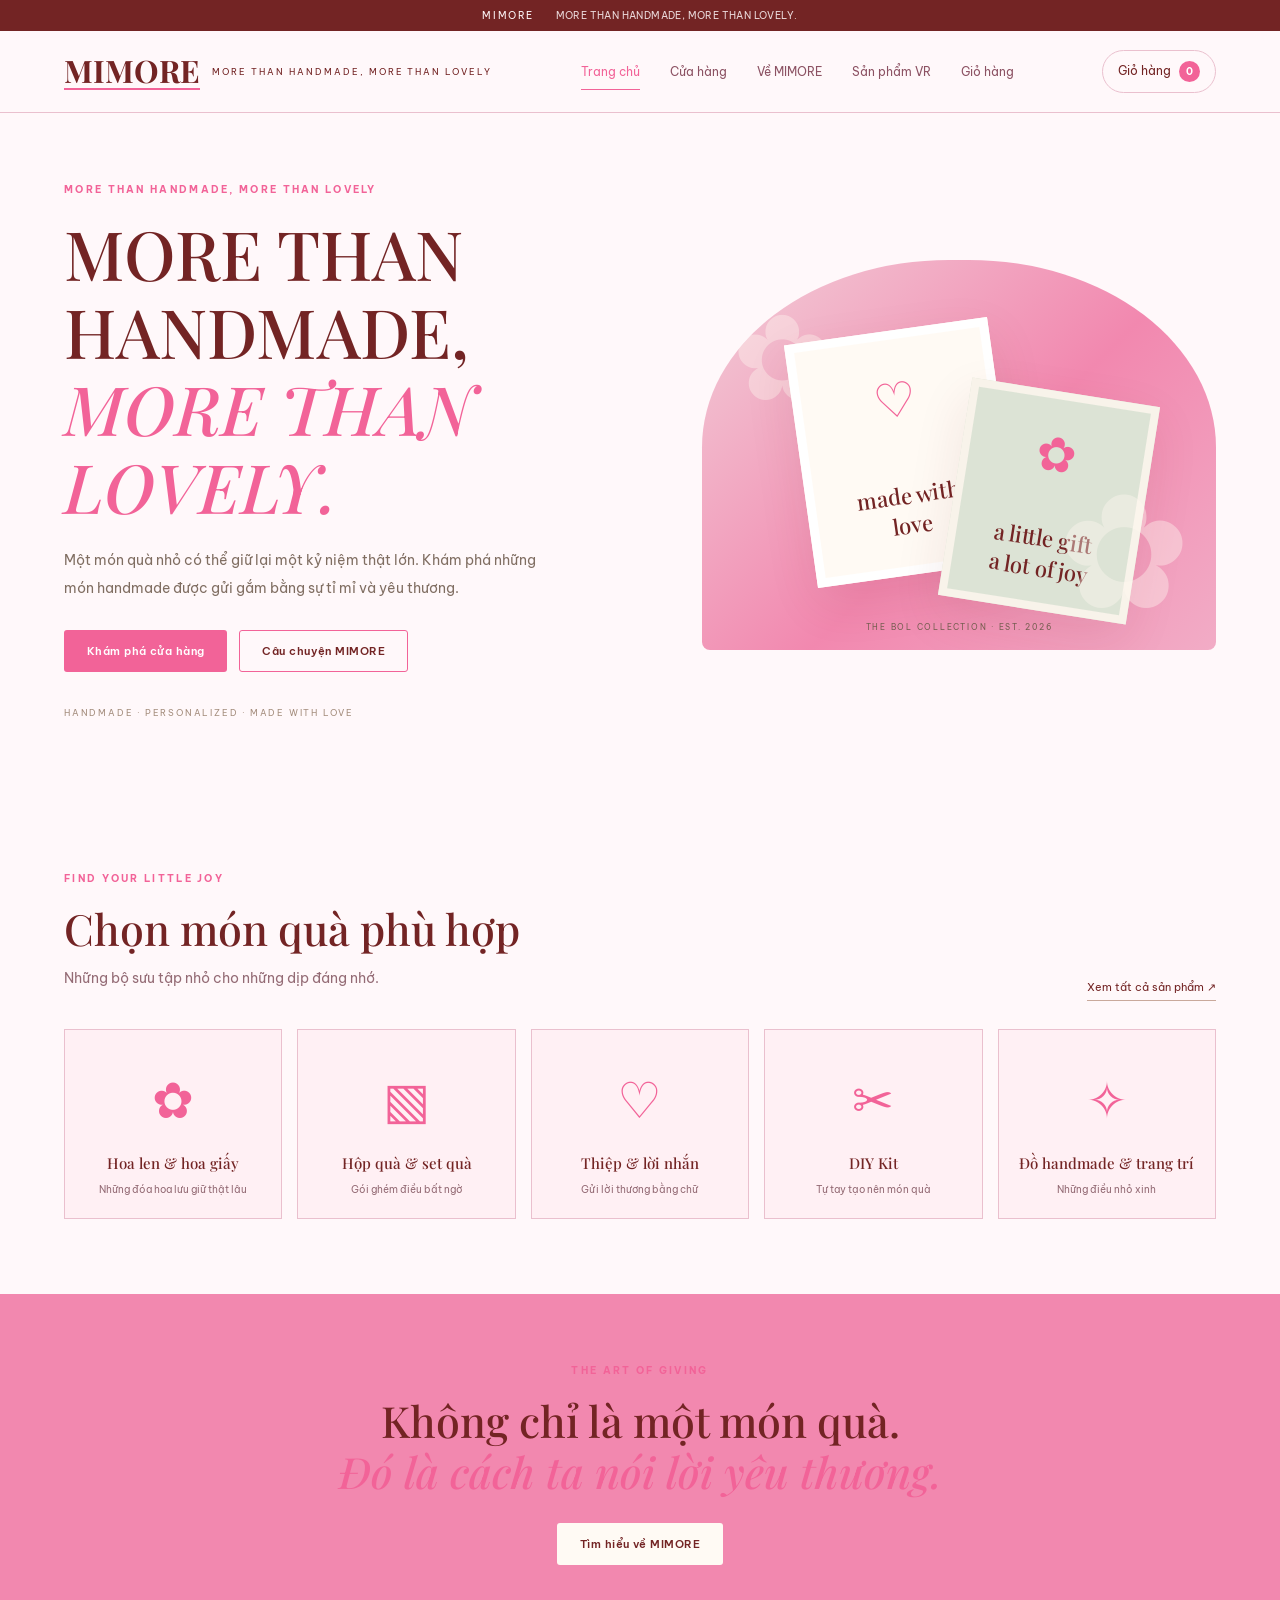
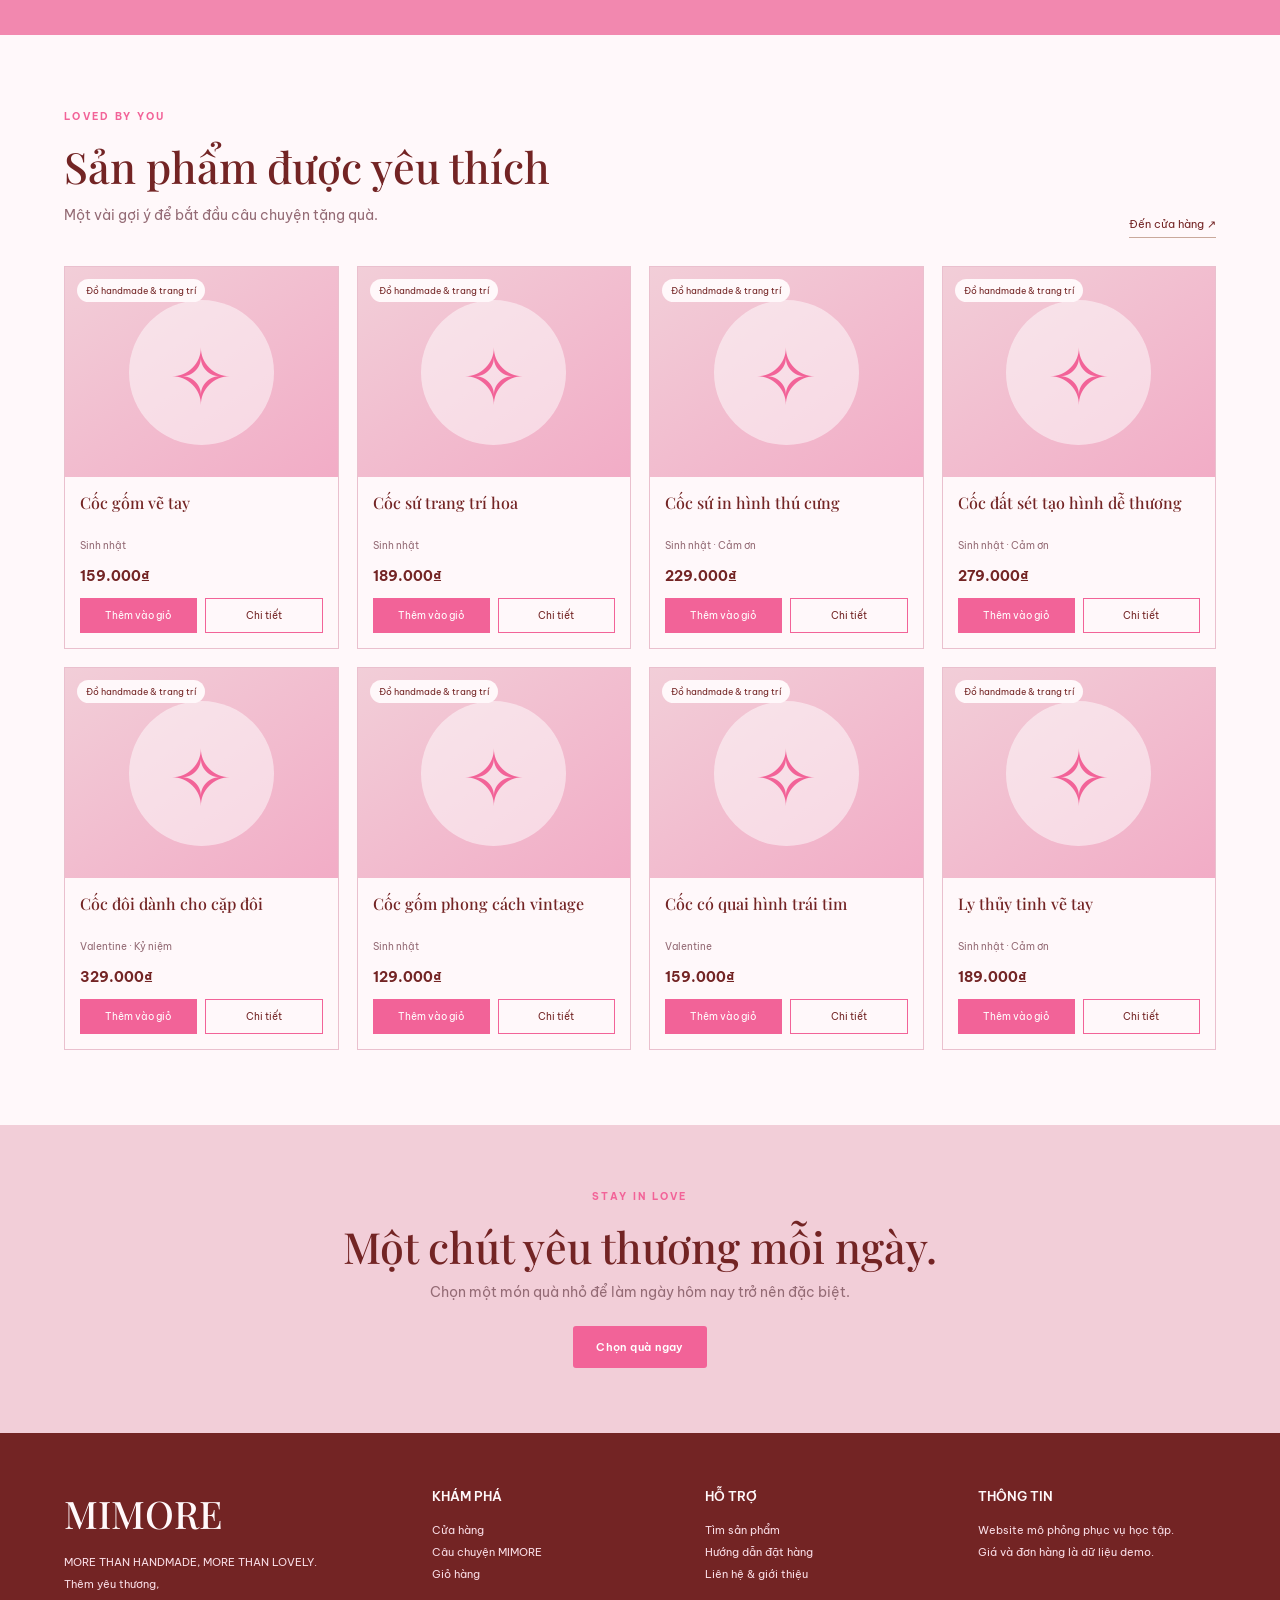
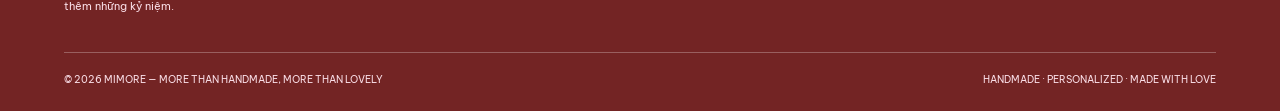
<file: index.html>
<!doctype html><html lang="vi"><head><meta charset="utf-8"><meta name="viewport" content="width=device-width,initial-scale=1"><meta name="description" content="MIMORE. Gói trọn yêu thương, trao điều đặc biệt."><title>MIMORE</title><link rel="stylesheet" href="styles.css"><link rel="preconnect" href="https://fonts.googleapis.com"><link rel="preconnect" href="https://fonts.gstatic.com" crossorigin><link href="https://fonts.googleapis.com/css2?family=Be+Vietnam+Pro:wght@400;500;600;700&family=Playfair+Display:wght@500;600;700&display=swap" rel="stylesheet"><script src="common.js" defer></script><script src="home.js" defer></script></head><body data-page="home"><div id="site-header"></div><main><section class="hero wrap"><div class="hero-copy"><p class="eyebrow">MORE THAN HANDMADE, MORE THAN LOVELY</p><h1>MORE THAN HANDMADE,<br><em> MORE THAN LOVELY.</em></h1><p class="lead">Một món quà nhỏ có thể giữ lại một kỷ niệm thật lớn. Khám phá những món handmade được gửi gắm bằng sự tỉ mỉ và yêu thương.</p><div class="actions"><a class="btn primary" href="shop.html">Khám phá cửa hàng</a><a class="btn outline" href="about.html">Câu chuyện MIMORE</a></div><p class="micro">HANDMADE · PERSONALIZED · MADE WITH LOVE</p></div><div class="hero-art"><div class="art-card art-one"><span>♡</span><b>made with<br>love</b></div><div class="art-card art-two"><span>✿</span><b>a little gift<br>a lot of joy</b></div><div class="art-note">THE BOL COLLECTION · EST. 2026</div></div></section><section class="section wrap"><div class="section-head"><div><p class="eyebrow">FIND YOUR LITTLE JOY</p><h2>Chọn món quà phù hợp</h2><p class="muted">Những bộ sưu tập nhỏ cho những dịp đáng nhớ.</p></div><a class="text-link" href="shop.html">Xem tất cả sản phẩm ↗</a></div><div class="category-grid" id="homeCategories"></div></section><section class="feature-band"><div class="wrap feature-inner"><p class="eyebrow">THE ART OF GIVING</p><h2>Không chỉ là một món quà.<br><em>Đó là cách ta nói lời yêu thương.</em></h2><a class="btn light" href="about.html">Tìm hiểu về MIMORE</a></div></section><section class="section wrap"><div class="section-head"><div><p class="eyebrow">LOVED BY YOU</p><h2>Sản phẩm được yêu thích</h2><p class="muted">Một vài gợi ý để bắt đầu câu chuyện tặng quà.</p></div><a class="text-link" href="shop.html">Đến cửa hàng ↗</a></div><div class="product-grid" id="featuredProducts"><p class="muted">Đang tải sản phẩm…</p></div></section><section class="newsletter"><div class="wrap"><p class="eyebrow">STAY IN LOVE</p><h2>Một chút yêu thương mỗi ngày.</h2><p>Chọn một món quà nhỏ để làm ngày hôm nay trở nên đặc biệt.</p><a class="btn primary" href="shop.html">Chọn quà ngay</a></div></section></main><div id="site-footer"></div><div id="toast" class="toast" role="status" aria-live="polite"></div></body></html>
</file>
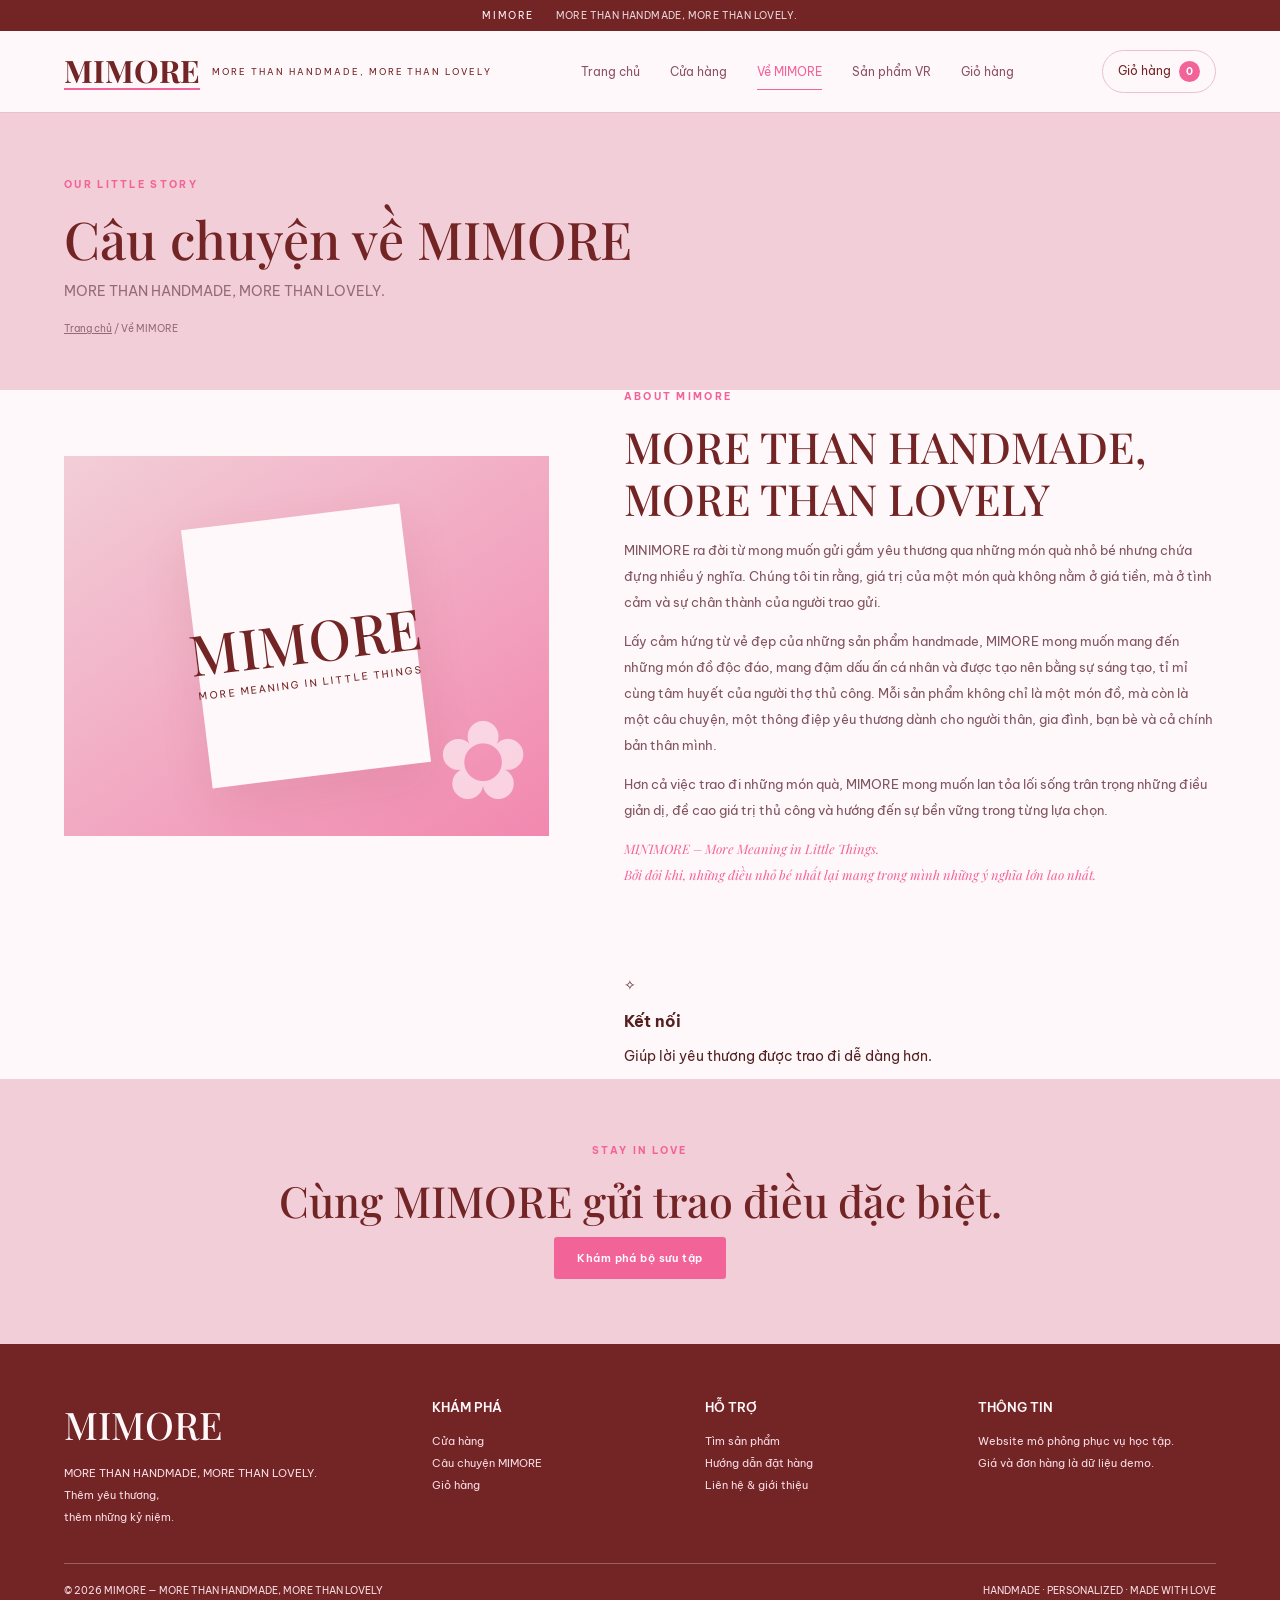
<file: about.html>
<!doctype html><html lang="vi"><head><meta charset="utf-8"><meta name="viewport" content="width=device-width,initial-scale=1"><title>Câu chuyện MIMORE | Box of Love</title><link rel="stylesheet" href="styles.css"><link href="https://fonts.googleapis.com/css2?family=Be+Vietnam+Pro:wght@400;500;600;700&family=Playfair+Display:wght@500;600;700&display=swap" rel="stylesheet"><script src="common.js" defer></script></head><body data-page="about"><div id="site-header"></div><main><section class="page-hero"><div class="wrap"><p class="eyebrow">OUR LITTLE STORY</p><h1>Câu chuyện về MIMORE</h1><p>MORE THAN HANDMADE, MORE THAN LOVELY.</p><div class="crumb"><a href="index.html">Trang chủ</a> / Về MIMORE</div></div></section><section class="story wrap"><div class="story-art"><div class="story-stamp">MIMORE<br><small>MORE MEANING IN LITTLE THINGS</small></div><span class="story-flower">✿</span></div>
<div class="story-copy">

  <p class="eyebrow">ABOUT MIMORE</p>

  <h2>MORE THAN HANDMADE, <br>MORE THAN LOVELY</h2>

  <p>
    MINIMORE ra đời từ mong muốn gửi gắm yêu thương qua những món quà nhỏ bé nhưng chứa đựng nhiều ý nghĩa. Chúng tôi tin rằng, giá trị của một món quà không nằm ở giá tiền, mà ở tình cảm và sự chân thành của người trao gửi.
  </p>

  <p>
    Lấy cảm hứng từ vẻ đẹp của những sản phẩm handmade, MIMORE mong muốn mang đến những món đồ độc đáo, mang đậm dấu ấn cá nhân và được tạo nên bằng sự sáng tạo, tỉ mỉ cùng tâm huyết của người thợ thủ công. Mỗi sản phẩm không chỉ là một món đồ, mà còn là một câu chuyện, một thông điệp yêu thương dành cho người thân, gia đình, bạn bè và cả chính bản thân mình.
  </p>

  <p>
    Hơn cả việc trao đi những món quà, MIMORE mong muốn lan tỏa lối sống trân trọng những điều giản dị, đề cao giá trị thủ công và hướng đến sự bền vững trong từng lựa chọn.
  </p>

  <p class="signature">
    MINIMORE – More Meaning in Little Things.<br>
    Bởi đôi khi, những điều nhỏ bé nhất lại mang trong mình những ý nghĩa lớn lao nhất.
  </p>

</div>
</p></article><article><span>✧</span><h3>Kết nối</h3><p>Giúp lời yêu thương được trao đi dễ dàng hơn.</p></article></div></div></section><section class="newsletter"><div class="wrap"><p class="eyebrow">STAY IN LOVE</p><h2>Cùng MIMORE gửi trao điều đặc biệt.</h2><a class="btn primary" href="shop.html">Khám phá bộ sưu tập</a></div></section></main><div id="site-footer"></div><div id="toast" class="toast" role="status" aria-live="polite"></div></body></html>
</file>
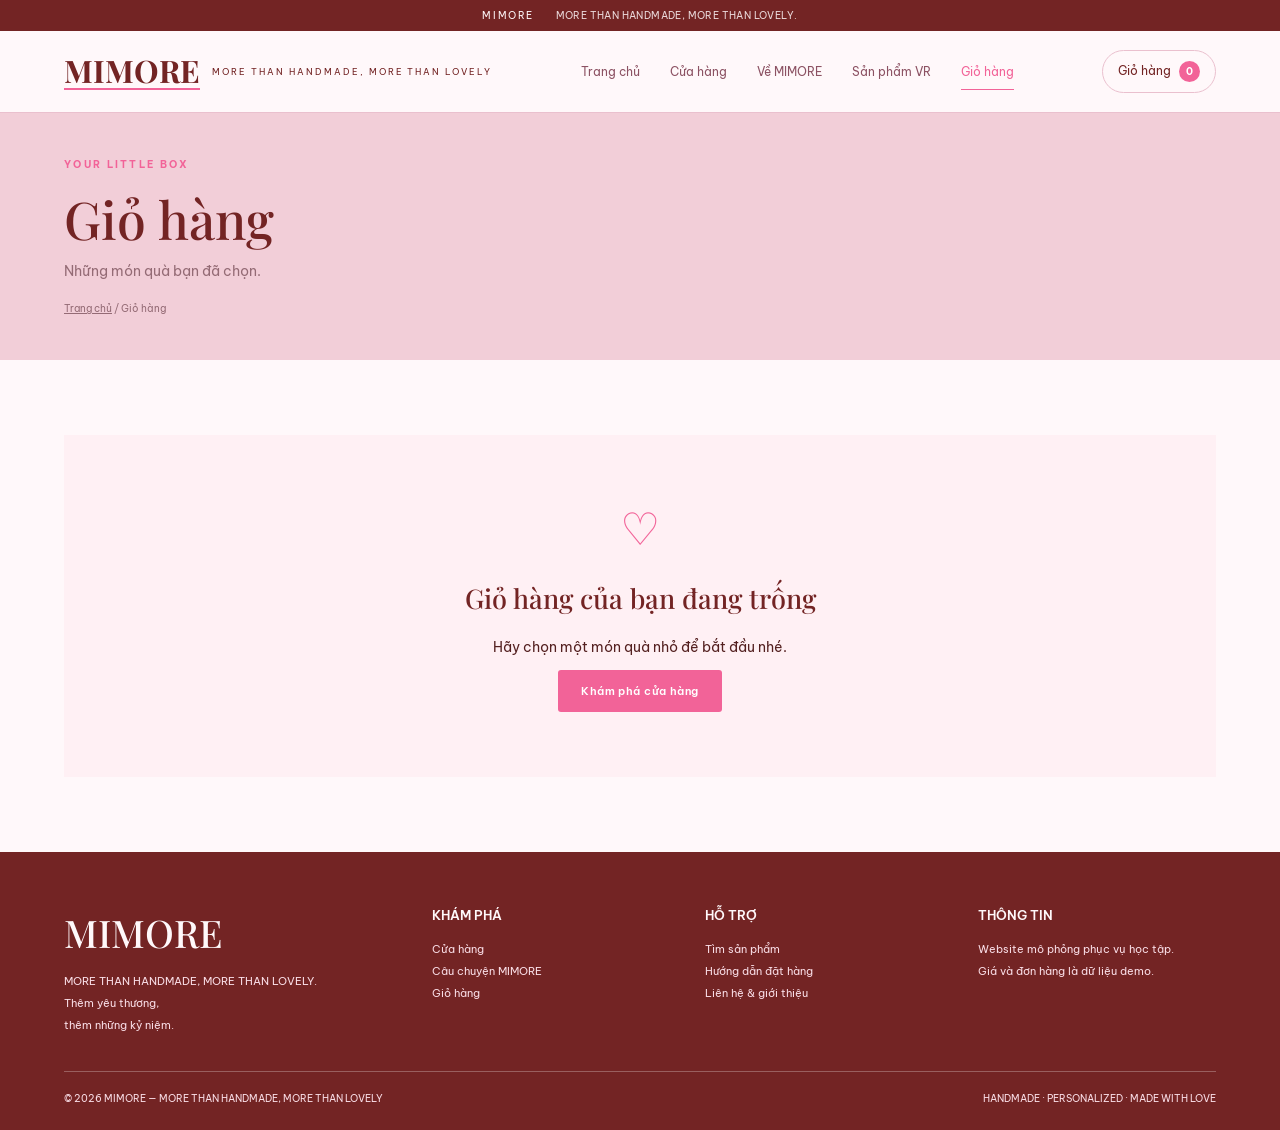
<file: cart.html>
<!doctype html><html lang="vi"><head><meta charset="utf-8"><meta name="viewport" content="width=device-width,initial-scale=1"><title>Giỏ hàng | BOL — Box of Love</title><link rel="stylesheet" href="styles.css"><link href="https://fonts.googleapis.com/css2?family=Be+Vietnam+Pro:wght@400;500;600;700&family=Playfair+Display:wght@500;600;700&display=swap" rel="stylesheet"><script src="common.js" defer></script><script src="cart.js" defer></script></head><body data-page="cart"><div id="site-header"></div><main><section class="page-hero compact"><div class="wrap"><p class="eyebrow">YOUR LITTLE BOX</p><h1>Giỏ hàng</h1><p>Những món quà bạn đã chọn.</p><div class="crumb"><a href="index.html">Trang chủ</a> / Giỏ hàng</div></div></section><section class="section wrap"><div id="cartPageContent"></div></section></main><div id="site-footer"></div><div id="toast" class="toast" role="status" aria-live="polite"></div></body></html>
</file>
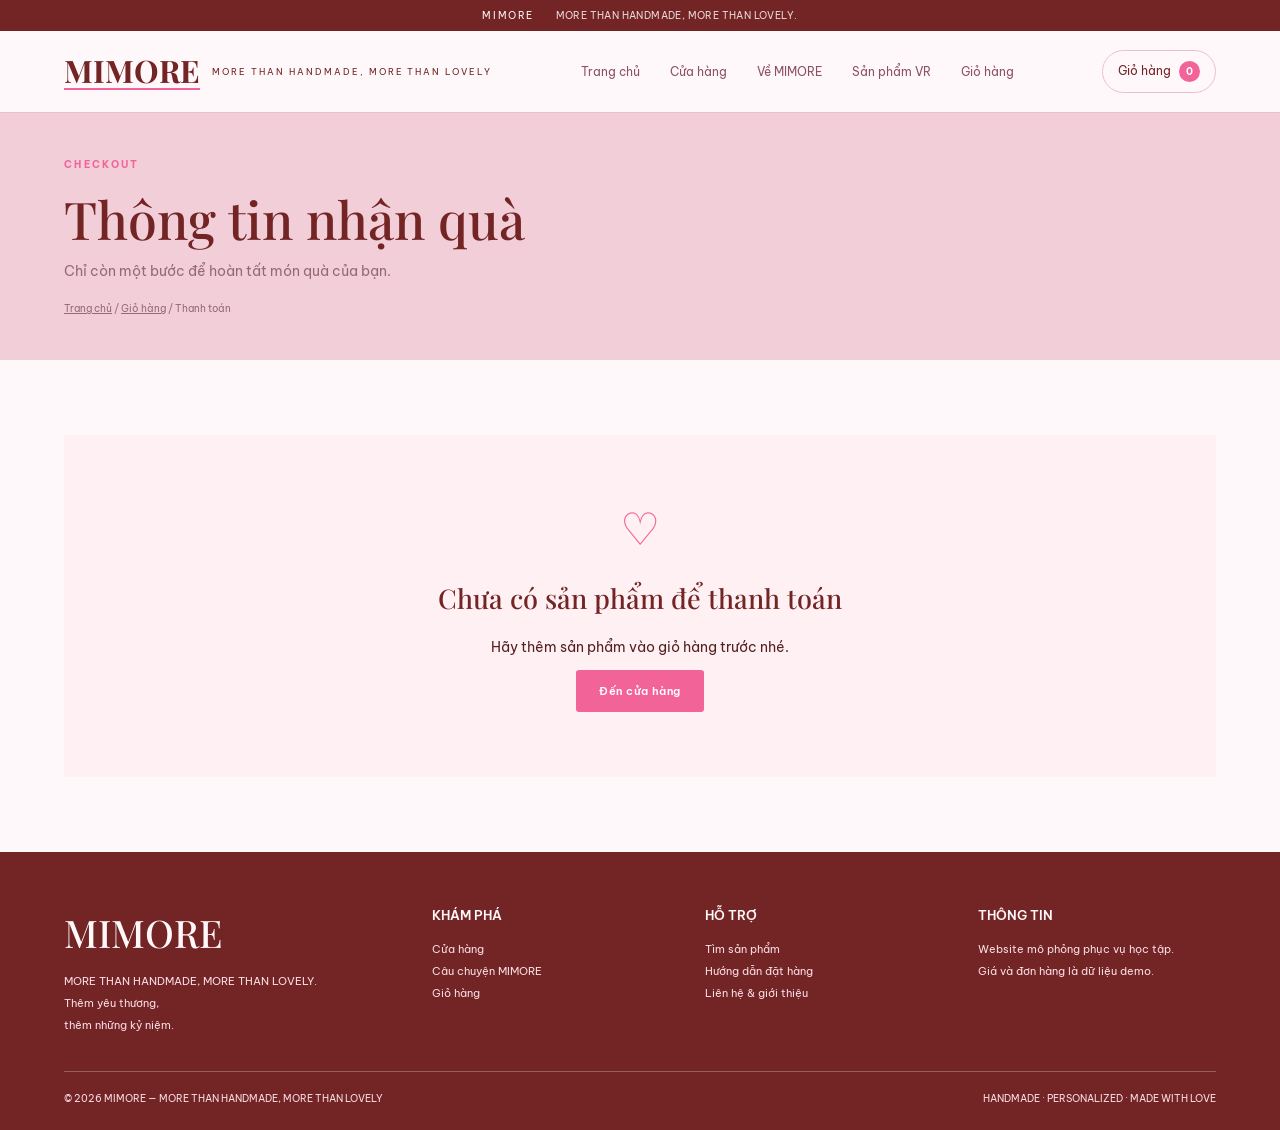
<file: checkout.html>
<!doctype html><html lang="vi"><head><meta charset="utf-8"><meta name="viewport" content="width=device-width,initial-scale=1"><title>Thanh toán | BOL — Box of Love</title><link rel="stylesheet" href="styles.css"><link href="https://fonts.googleapis.com/css2?family=Be+Vietnam+Pro:wght@400;500;600;700&family=Playfair+Display:wght@500;600;700&display=swap" rel="stylesheet"><script src="common.js" defer></script><script src="checkout.js" defer></script></head><body data-page="checkout"><div id="site-header"></div><main><section class="page-hero compact"><div class="wrap"><p class="eyebrow">CHECKOUT</p><h1>Thông tin nhận quà</h1><p>Chỉ còn một bước để hoàn tất món quà của bạn.</p><div class="crumb"><a href="index.html">Trang chủ</a> / <a href="cart.html">Giỏ hàng</a> / Thanh toán</div></div></section><section class="section wrap"><div id="checkoutRoot"></div></section></main><div id="site-footer"></div><div id="toast" class="toast" role="status" aria-live="polite"></div></body></html>
</file>
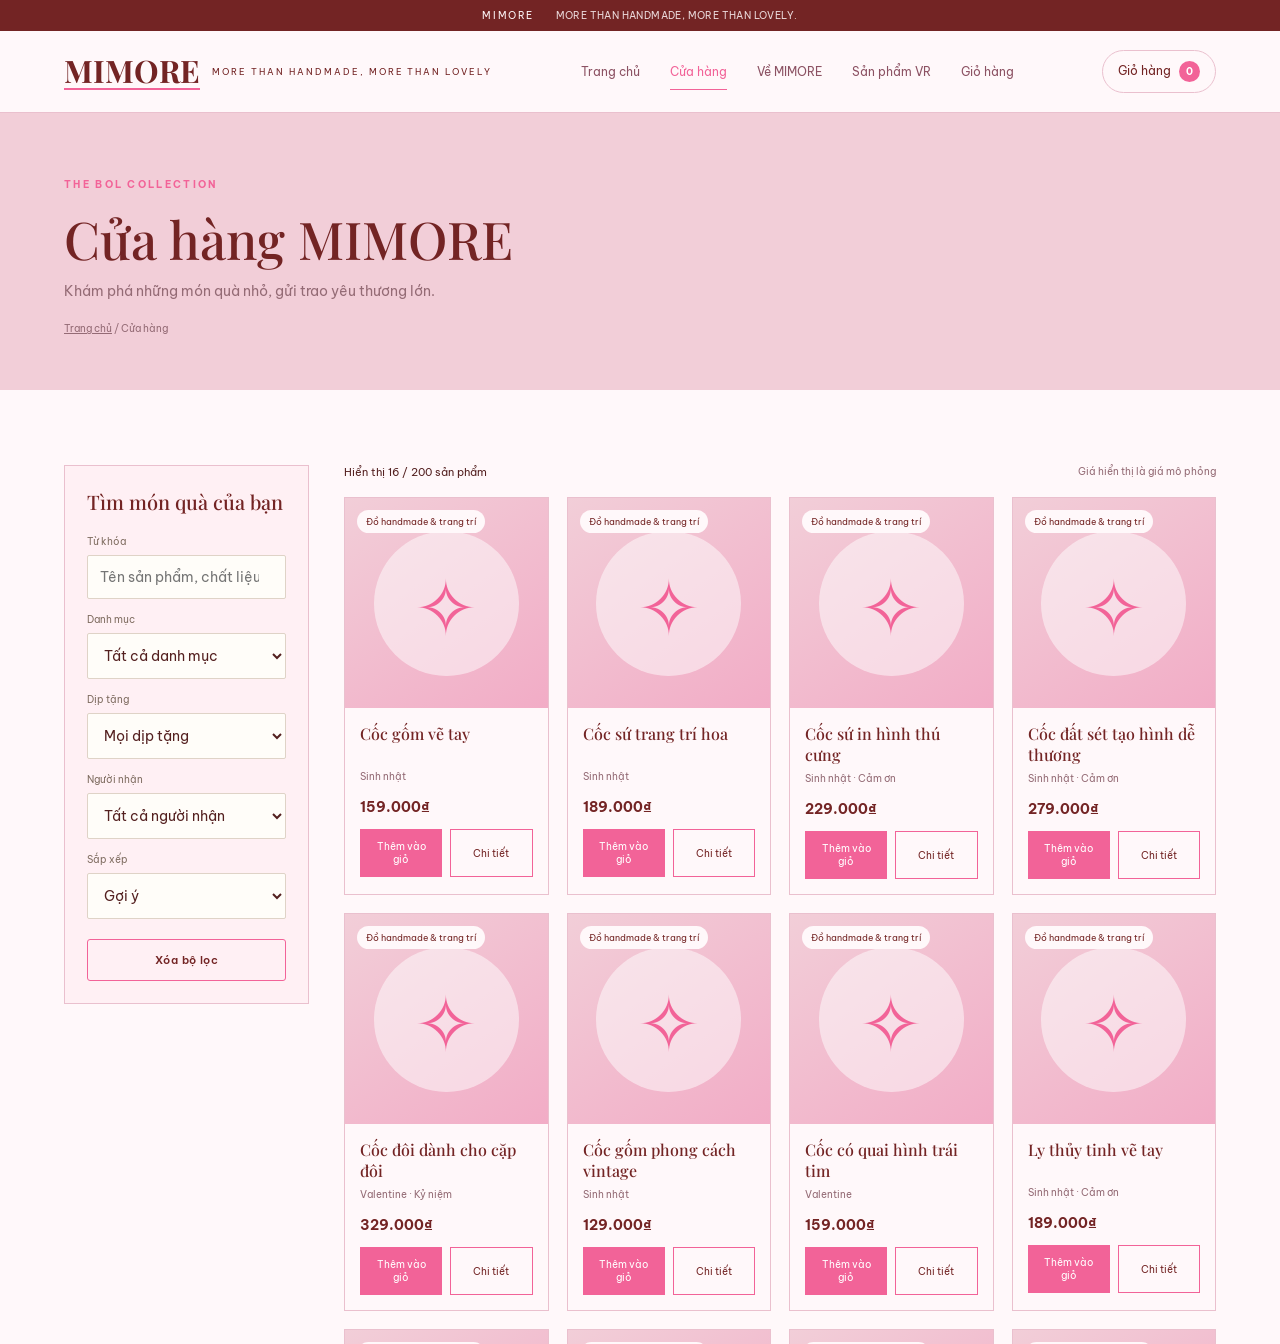
<file: Cuahang.html>
<!doctype html><html lang="vi"><head><meta charset="utf-8"><meta name="viewport" content="width=device-width,initial-scale=1"><meta http-equiv="refresh" content="0;url=shop.html"><title>Cửa hàng MIMORE</title></head><body><p>Đang chuyển đến <a href="shop.html">Cửa hàng MIMORE</a>…</p></body></html>
</file>
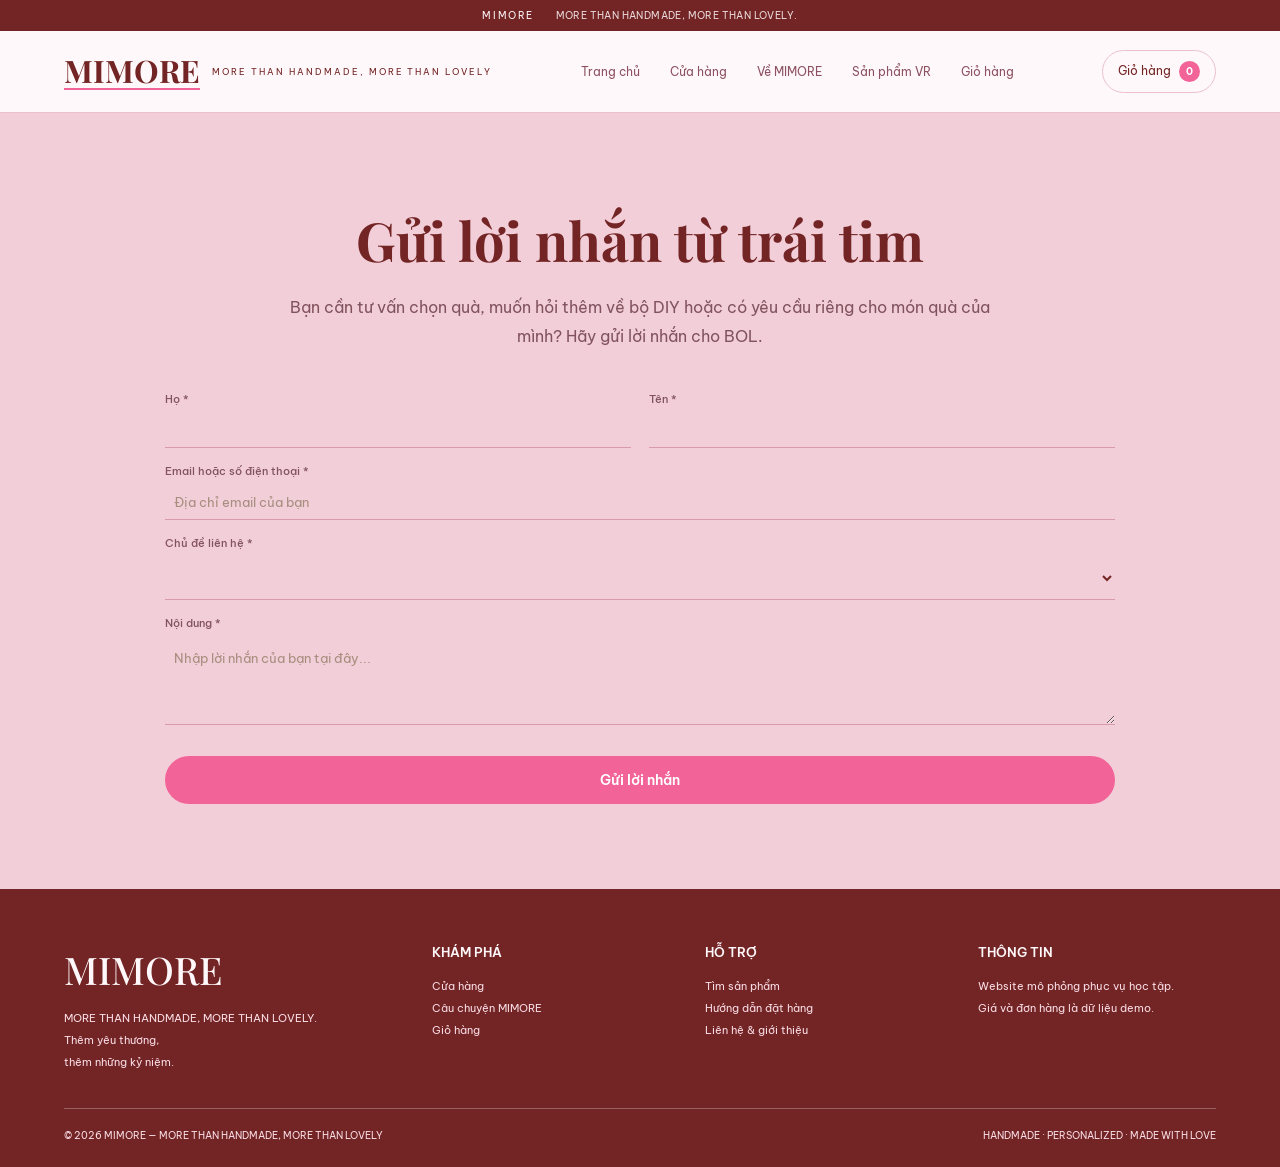
<file: lienhe.html>
<!DOCTYPE html>
<html lang="vi">
<head>
  <meta charset="UTF-8">
  <meta name="viewport" content="width=device-width, initial-scale=1.0">

  <title>Liên hệ | BOL - Box of Love</title>

  <link rel="stylesheet" href="styles.css">

  <link rel="preconnect" href="https://fonts.googleapis.com">
  <link rel="preconnect" href="https://fonts.gstatic.com" crossorigin>

  <link
    href="https://fonts.googleapis.com/css2?family=Be+Vietnam+Pro:wght@400;500;600;700&family=Playfair+Display:wght@500;600;700&display=swap"
    rel="stylesheet"
  >

  <script src="common.js" defer></script>
</head>

<body data-page="contact">

  <!-- HEADER -->
  <div id="site-header"></div>

  <main>

    <!-- TIÊU ĐỀ TRANG -->
    <section class="contact-hero">
      <div class="contact-container">

        <h1>Gửi lời nhắn từ trái tim</h1>

        <p class="contact-intro">
          Bạn cần tư vấn chọn quà, muốn hỏi thêm về bộ DIY hoặc có yêu cầu riêng cho món
          quà của mình? Hãy gửi lời nhắn cho BOL.
        </p>

        <!-- FORM LIÊN HỆ -->
        <form id="contactForm" class="contact-form">

          <div class="contact-name-row">

            <div class="contact-field">
              <label for="lastName">Họ *</label>
              <input
                type="text"
                id="lastName"
                name="lastName"
                placeholder=" "
                required
              >
            </div>

            <div class="contact-field">
              <label for="firstName">Tên *</label>
              <input
                type="text"
                id="firstName"
                name="firstName"
                placeholder=" "
                required
              >
            </div>

          </div>

          <div class="contact-field">
            <label for="contactInfo">
              Email hoặc số điện thoại *
            </label>

            <input
              type="text"
              id="contactInfo"
              name="contactInfo"
              placeholder="Địa chỉ email của bạn"
              required
            >
          </div>

          <div class="contact-field">
            <label for="contactSubject">Chủ đề liên hệ *</label>

            <select
              id="contactSubject"
              name="subject"
              required
            >
              <option value="" selected disabled></option>
              <option value="Tư vấn chọn quà">Tư vấn chọn quà</option>
              <option value="Hỏi về sản phẩm">Hỏi về sản phẩm</option>
              <option value="Hỏi về bộ DIY">Hỏi về bộ DIY</option>
              <option value="Yêu cầu cá nhân hóa">Yêu cầu cá nhân hóa</option>
              <option value="Đơn hàng và thanh toán">Đơn hàng và thanh toán</option>
              <option value="Khác">Khác</option>
            </select>
          </div>

          <div class="contact-field contact-message-field">
            <label for="contactMessage">Nội dung *</label>

            <textarea
              id="contactMessage"
              name="message"
              rows="3"
              placeholder="Nhập lời nhắn của bạn tại đây..."
              required
            ></textarea>
          </div>

          <button type="submit" class="contact-submit">
            Gửi lời nhắn
          </button>

          <p id="contactSuccess" class="contact-success" hidden>
            ♡ Cảm ơn bạn đã gửi lời nhắn! BOL đã ghi nhận thông tin của bạn.
          </p>

        </form>

      </div>
    </section>

  </main>

  <!-- FOOTER -->
  <div id="site-footer"></div>

  <div id="toast" class="toast" role="status" aria-live="polite"></div>

  <!-- XỬ LÝ FORM -->
  <script>
    const contactForm = document.getElementById("contactForm");

    contactForm.addEventListener("submit", function(event) {
      event.preventDefault();

      const emailOrPhone =
        document.getElementById("contactInfo").value.trim();

      const emailValid =
        /^[^\s@]+@[^\s@]+\.[^\s@]+$/.test(emailOrPhone);

      const phoneValid =
        /^[0-9+\s().-]{9,15}$/.test(emailOrPhone);

      if (!emailValid && !phoneValid) {
        alert("Vui lòng nhập email hoặc số điện thoại hợp lệ.");
        return;
      }

      const contactData = {
        lastName: document.getElementById("lastName").value.trim(),
        firstName: document.getElementById("firstName").value.trim(),
        contactInfo: emailOrPhone,
        subject: document.getElementById("contactSubject").value,
        message: document.getElementById("contactMessage").value.trim(),
        createdAt: new Date().toLocaleString("vi-VN")
      };

      let messages = [];

      try {
        messages = JSON.parse(
          localStorage.getItem("bol-contact-messages") || "[]"
        );

        if (!Array.isArray(messages)) {
          messages = [];
        }
      } catch (error) {
        messages = [];
      }

      messages.push(contactData);

      localStorage.setItem(
        "bol-contact-messages",
        JSON.stringify(messages)
      );

      document.getElementById("contactSuccess").hidden = false;

      contactForm.reset();

      document.getElementById("contactSuccess").scrollIntoView({
        behavior: "smooth",
        block: "center"
      });
    });
  </script>

</body>
</html>
</file>
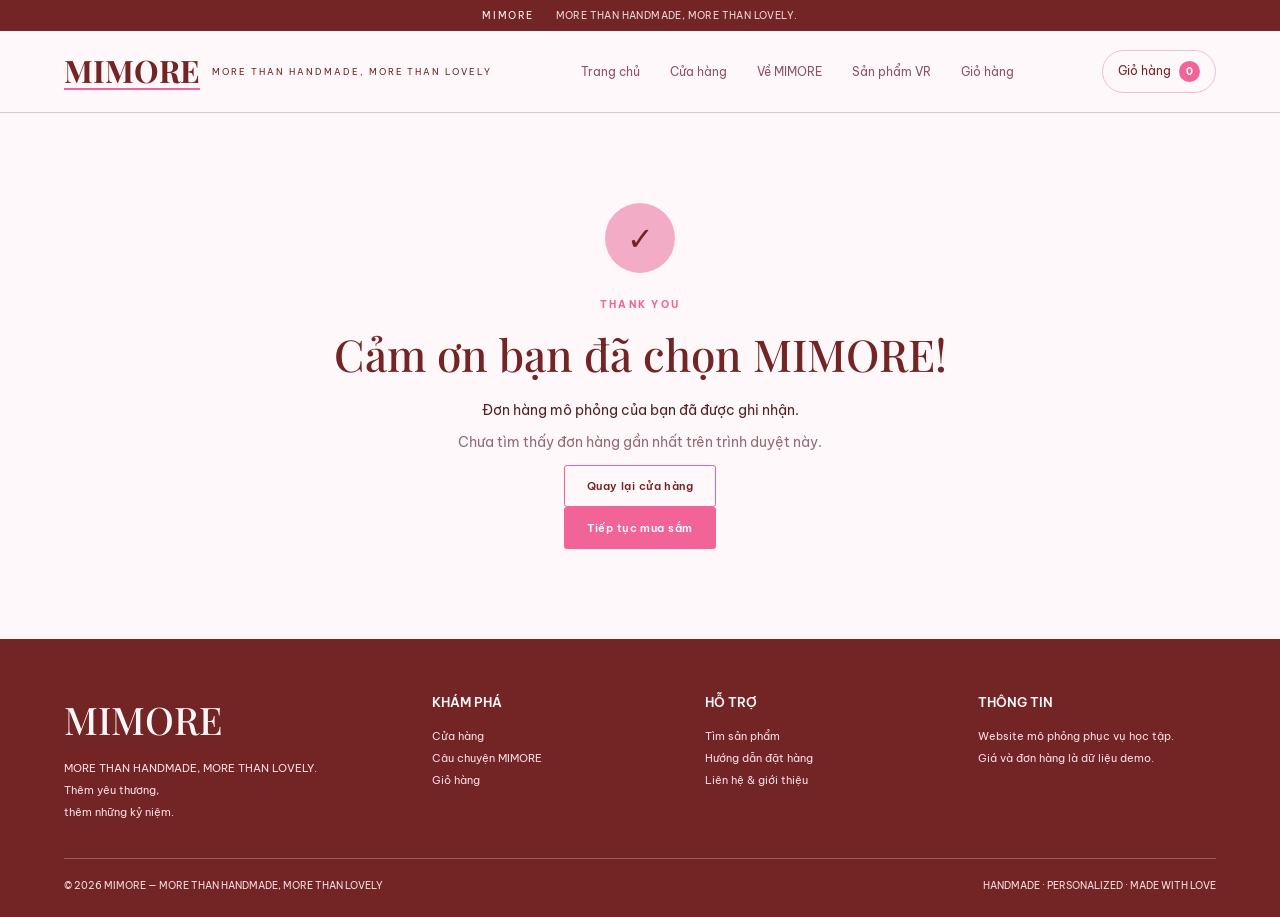
<file: order-success.html>
<!doctype html><html lang="vi"><head><meta charset="utf-8"><meta name="viewport" content="width=device-width,initial-scale=1"><title>Đặt hàng thành công | BOL</title><link rel="stylesheet" href="styles.css"><link href="https://fonts.googleapis.com/css2?family=Be+Vietnam+Pro:wght@400;500;600;700&family=Playfair+Display:wght@500;600;700&display=swap" rel="stylesheet"><script src="common.js" defer></script><script src="success.js" defer></script></head><body data-page="success"><div id="site-header"></div><main><section class="success-wrap wrap" id="successContent"><div class="success-icon">✓</div><p class="eyebrow">THANK YOU</p><h1>Cảm ơn bạn đã chọn MIMORE!</h1><p>Đơn hàng mô phỏng của bạn đã được ghi nhận.</p><div id="orderDetails"></div><a class="btn primary" href="shop.html">Tiếp tục mua sắm</a></section></main><div id="site-footer"></div></body></html>
</file>
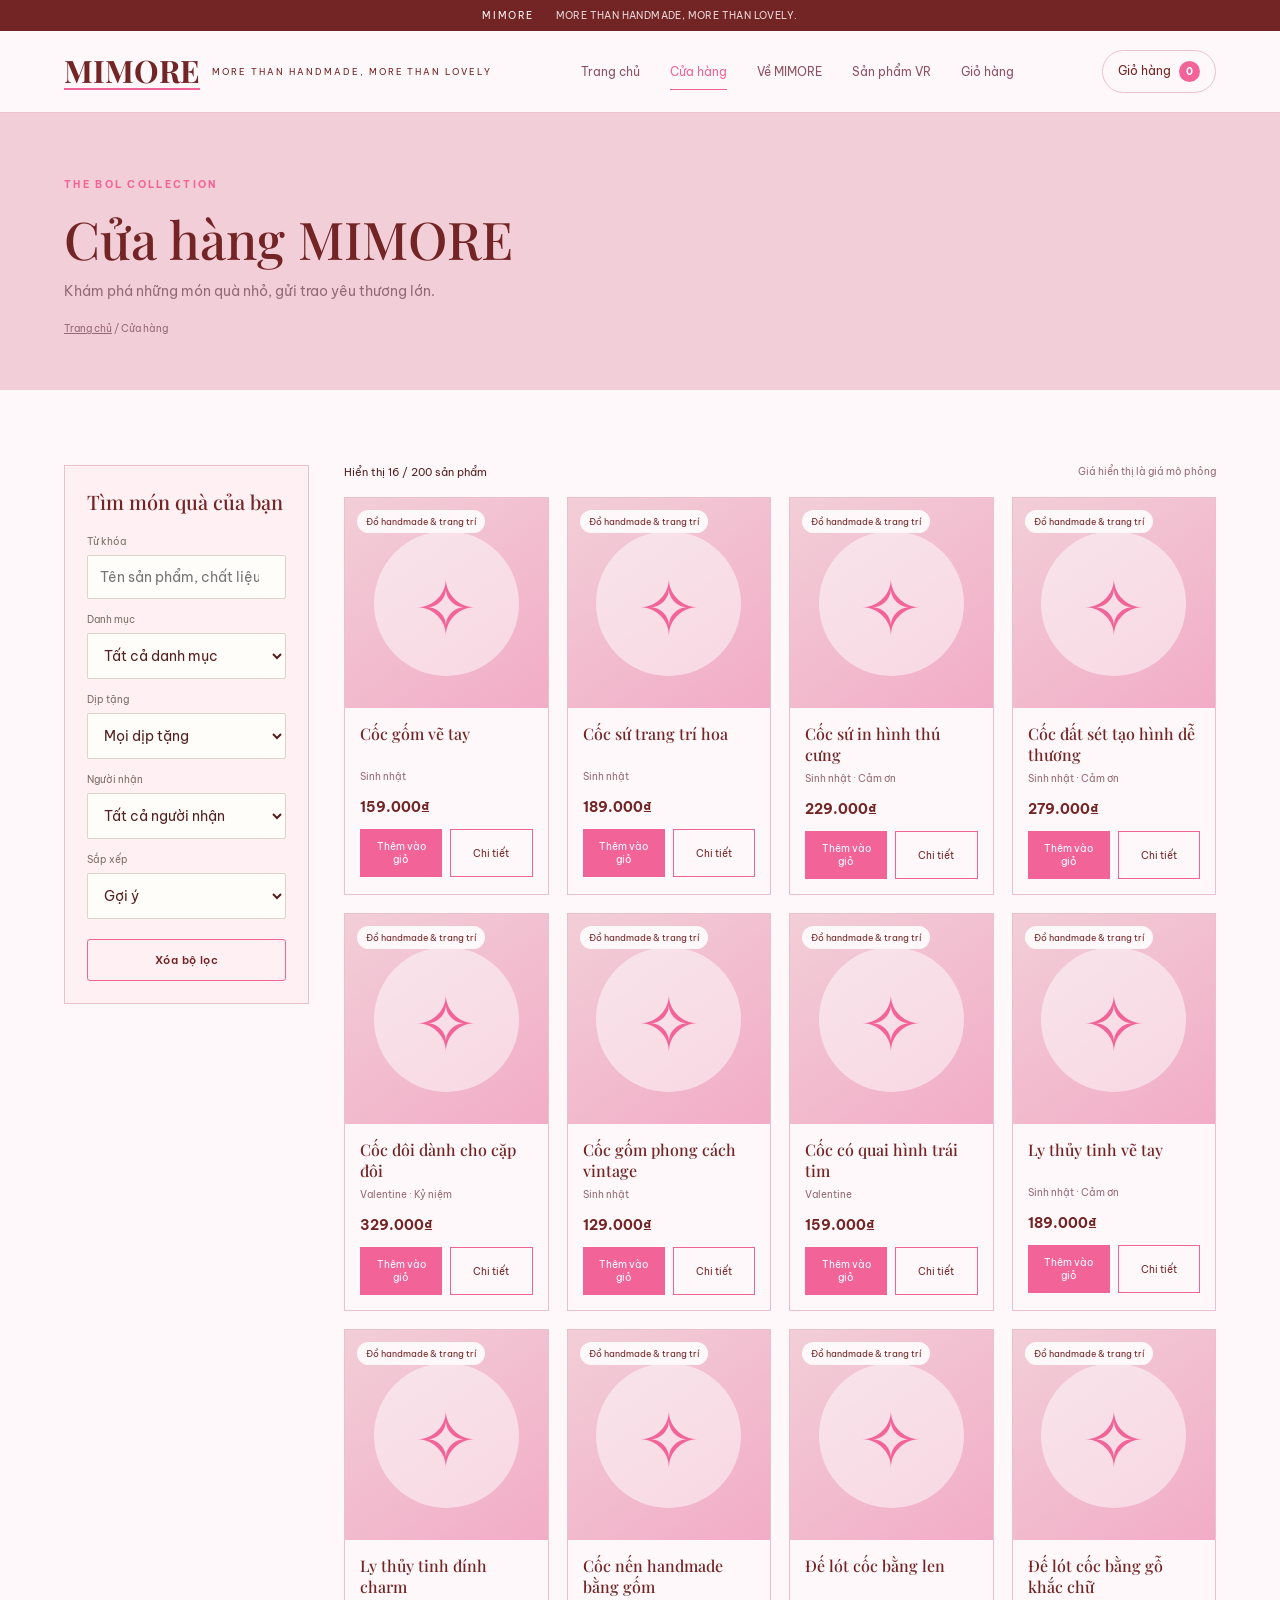
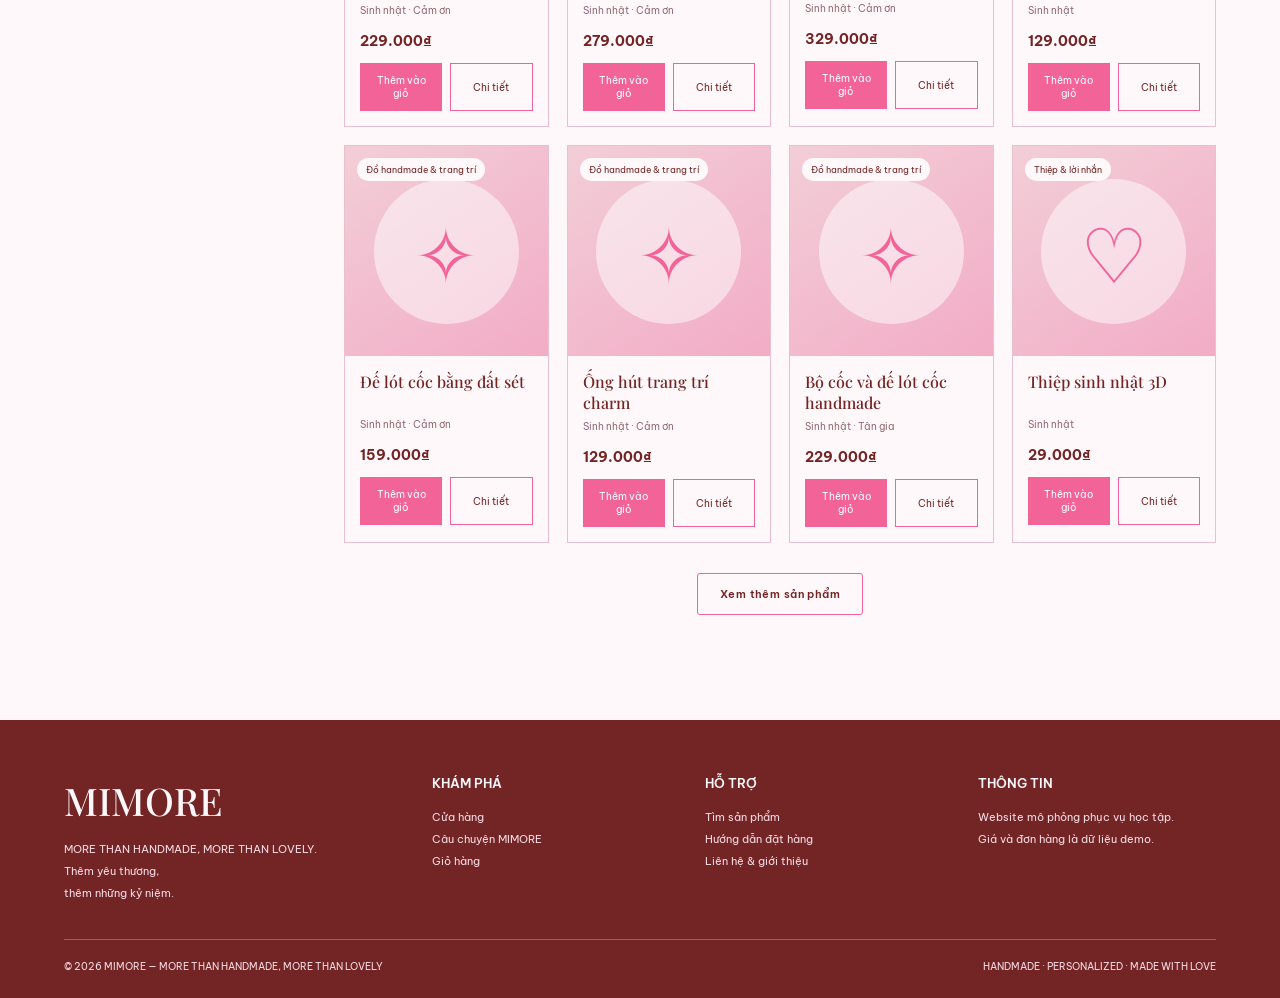
<file: shop.html>
<!doctype html><html lang="vi"><head><meta charset="utf-8"><meta name="viewport" content="width=device-width,initial-scale=1"><title>Cửa hàng | MIMORE</title><link rel="stylesheet" href="styles.css"><link rel="preconnect" href="https://fonts.googleapis.com"><link href="https://fonts.googleapis.com/css2?family=Be+Vietnam+Pro:wght@400;500;600;700&family=Playfair+Display:wght@500;600;700&display=swap" rel="stylesheet"><script src="common.js" defer></script><script src="shop.js" defer></script></head><body data-page="shop"><div id="site-header"></div><main><section class="page-hero"><div class="wrap"><p class="eyebrow">THE BOL COLLECTION</p><h1>Cửa hàng MIMORE</h1><p>Khám phá những món quà nhỏ, gửi trao yêu thương lớn.</p><div class="crumb"><a href="index.html">Trang chủ</a> / Cửa hàng</div></div></section><section class="section wrap shop-layout"><aside class="filter-panel"><h3>Tìm món quà của bạn</h3><label class="field-label" for="searchInput">Từ khóa</label><input id="searchInput" type="search" placeholder="Tên sản phẩm, chất liệu…"><label class="field-label" for="categoryFilter">Danh mục</label><select id="categoryFilter"><option value="">Tất cả danh mục</option></select><label class="field-label" for="occasionFilter">Dịp tặng</label><select id="occasionFilter"><option value="">Mọi dịp tặng</option></select><label class="field-label" for="recipientFilter">Người nhận</label><select id="recipientFilter"><option value="">Tất cả người nhận</option></select><label class="field-label" for="sortFilter">Sắp xếp</label><select id="sortFilter"><option value="featured">Gợi ý</option><option value="low">Giá thấp đến cao</option><option value="high">Giá cao đến thấp</option><option value="name">Tên A–Z</option></select><button class="btn outline full" id="clearFilters" type="button">Xóa bộ lọc</button></aside><div class="shop-results"><div class="results-top"><span id="resultCount">Đang tải sản phẩm…</span><span class="muted">Giá hiển thị là giá mô phỏng</span></div><div class="product-grid" id="productGrid"><p class="muted">Đang tải sản phẩm…</p></div><div class="pagination"><button class="btn outline" id="loadMore" type="button">Xem thêm sản phẩm</button></div></div></section></main><div id="site-footer"></div><div id="toast" class="toast" role="status" aria-live="polite"></div><div id="productModal" class="modal" aria-hidden="true"><div class="modal-backdrop" data-close-modal></div><section class="product-modal-card" role="dialog" aria-modal="true" aria-labelledby="modalTitle"><button class="modal-close" type="button" data-close-modal aria-label="Đóng">×</button><div id="productModalBody"></div></section></div></body></html>
</file>
<file: styles.css>
:root{--cream:#F7F0E6;--paper:#fffdf9;--rose:#D99A9A;--sage:#A8B7A0;--brown:#6B493D;--ink:#382820;--muted:#8c786d;--line:#e8ddd1;--shadow:0 18px 50px #49322512}*{box-sizing:border-box}html{scroll-behavior:smooth}body{margin:0;background:var(--paper);color:var(--ink);font-family:'Be Vietnam Pro',Arial,sans-serif;font-size:14px}a{color:inherit;text-decoration:none}button,input,select,textarea{font:inherit}button{cursor:pointer}.wrap{width:min(1180px,90%);margin-inline:auto}.announcement{background:var(--brown);color:#fff8ef;text-align:center;padding:9px 15px;font-size:10px;letter-spacing:.16em}.announcement span{margin-left:18px;letter-spacing:.04em;opacity:.85}.site-header{height:82px;padding:0 max(5%,calc((100% - 1280px)/2));display:flex;align-items:center;justify-content:space-between;background:#fffdf9ed;border-bottom:1px solid var(--line);position:sticky;top:0;z-index:30;backdrop-filter:blur(12px)}.brand{display:flex;align-items:center;gap:12px;color:var(--brown)}.brand-mark{font:700 31px 'Playfair Display',Georgia,serif;border-bottom:2px solid var(--brown);line-height:1.1}.brand small{font-size:9px;letter-spacing:.22em}.site-nav{display:flex;align-items:center;gap:30px;font-size:12px;color:#71594d}.site-nav a{padding:10px 0;border-bottom:1px solid transparent}.site-nav a:hover,.site-nav a.active{color:var(--brown);border-color:var(--rose)}.header-actions{display:flex;gap:10px;align-items:center}.cart-link{border:1px solid var(--line);border-radius:99px;padding:10px 15px;background:#fffaf4;color:var(--brown);font-size:12px}.cart-link b{display:inline-grid;place-items:center;background:var(--brown);color:white;width:21px;height:21px;border-radius:50%;margin-left:5px;font-size:10px}.menu-toggle{display:none;border:0;background:none;font-size:24px;color:var(--brown)}.hero{min-height:560px;display:grid;grid-template-columns:1.05fr .95fr;align-items:center;gap:70px;padding-block:70px}.eyebrow{font-size:10px;letter-spacing:.23em;font-weight:700;color:#a77a65;margin:0 0 18px}.hero h1,.page-hero h1,.success-wrap h1{font:500 clamp(42px,5.5vw,68px)/1.14 'Playfair Display',Georgia,serif;color:var(--brown);margin:0 0 22px}.hero h1 em,.feature-band em,.story-copy em{color:#b9827d;font-weight:500}.lead{font-size:14px;line-height:2;color:#806e62;max-width:500px}.actions{display:flex;gap:12px;flex-wrap:wrap;margin-top:28px}.btn{display:inline-flex;align-items:center;justify-content:center;border:1px solid transparent;border-radius:3px;padding:13px 22px;font-size:11px;font-weight:600;letter-spacing:.04em;transition:.2s}.btn:hover{transform:translateY(-2px)}.primary{background:var(--brown);color:#fffaf4}.primary:hover{background:#51372e}.outline{border-color:#bda99a;color:var(--brown);background:transparent}.light{background:#fffaf4;color:var(--brown)}.full{width:100%}.micro{font-size:9px;letter-spacing:.2em;color:#a58e7e;margin-top:35px}.hero-art{height:390px;position:relative;background:linear-gradient(135deg,#f1e3d5,#e5c9c0 55%,#d8dfd1);border-radius:48% 48% 8px 8px;overflow:hidden;display:grid;place-items:center}.hero-art:before,.hero-art:after{content:'✿';position:absolute;color:#fff8ef66;font-size:120px}.hero-art:before{top:20px;left:30px}.hero-art:after{right:25px;bottom:0;font-size:160px}.art-card{position:absolute;display:grid;place-items:center;text-align:center;box-shadow:var(--shadow);font-family:'Playfair Display',serif;color:var(--brown)}.art-card span{font-size:48px;color:#b77d7d}.art-card b{font-size:22px;font-weight:500}.art-one{width:205px;height:245px;background:#fffaf4;transform:rotate(-8deg);left:19%;top:18%;border:9px solid #fff}.art-two{width:190px;height:220px;background:#dce3d5;transform:rotate(9deg);right:14%;bottom:10%;border:8px solid #f8f3ea}.art-note{position:absolute;bottom:18px;left:0;right:0;text-align:center;font-size:8px;letter-spacing:.22em;color:#775e51}.section{padding-block:75px}.section-head{display:flex;justify-content:space-between;align-items:end;gap:20px;margin-bottom:28px}.section-head h2,.feature-inner h2,.story-copy h2,.values h2,.newsletter h2{font:500 clamp(30px,3.5vw,43px)/1.2 'Playfair Display',Georgia,serif;color:var(--brown);margin:0 0 10px}.muted{color:var(--muted)}.text-link{font-size:11px;color:var(--brown);border-bottom:1px solid #c9a99b;padding-bottom:6px}.category-grid{display:grid;grid-template-columns:repeat(5,1fr);gap:15px}.category-card{background:#f8f1e9;padding:20px 14px;text-align:center;border:1px solid #efe5da;transition:.2s}.category-card:hover{transform:translateY(-4px);box-shadow:var(--shadow)}.category-symbol{height:95px;display:grid;place-items:center;font:50px 'Playfair Display',serif;color:#b9827d}.category-card h3{font:500 15px 'Playfair Display',serif;color:var(--brown);margin:8px 0}.category-card p{font-size:10px;line-height:1.7;color:var(--muted);margin:0}.feature-band{background:var(--sage);padding:70px 0;text-align:center;color:var(--brown)}.feature-inner h2{margin-bottom:25px}.product-grid{display:grid;grid-template-columns:repeat(4,minmax(0,1fr));gap:18px}.product-card{background:white;border:1px solid var(--line);min-width:0;transition:.2s;position:relative}.product-card:hover{transform:translateY(-4px);box-shadow:var(--shadow)}.product-visual{height:210px;display:grid;place-items:center;position:relative;overflow:hidden;background:linear-gradient(145deg,#f5e7dc,#e5e9df)}.product-visual:before{content:'';position:absolute;width:145px;height:145px;border-radius:50%;background:#ffffff70}.product-visual .symbol{position:relative;font:76px 'Playfair Display',serif;color:#a97871}.product-visual img{width:100%;height:100%;object-fit:cover;position:absolute;inset:0}.product-badge{position:absolute;top:12px;left:12px;background:#fffaf0d9;padding:6px 9px;border-radius:20px;font-size:9px;color:var(--brown)}.product-info{padding:15px}.product-info h3{font:500 16px 'Playfair Display',serif;color:var(--brown);margin:0 0 7px;min-height:40px}.product-meta{font-size:10px;color:var(--muted);min-height:18px}.price{font-size:14px;font-weight:700;color:var(--brown);margin:10px 0 13px}.product-actions{display:flex;gap:8px}.product-actions button{flex:1;padding:10px 7px;font-size:10px;border:1px solid var(--brown);background:var(--brown);color:white}.product-actions .secondary{background:transparent;color:var(--brown)}.newsletter{text-align:center;background:#f3e9df;padding:65px 15px}.newsletter p:not(.eyebrow){color:var(--muted);margin:10px 0 25px}.site-footer{background:var(--brown);color:#f7f0e6;padding:55px 0 25px}.footer-grid{display:grid;grid-template-columns:1.4fr 1fr 1fr 1fr;gap:35px}.footer-brand h2{font:500 38px 'Playfair Display',serif;margin:0 0 12px}.footer-grid h3{font:600 13px 'Be Vietnam Pro',sans-serif;margin:0 0 15px}.footer-grid p,.footer-grid a{display:block;color:#f7f0e6b8;font-size:11px;line-height:2;margin:0}.footer-grid a:hover{color:white}.footer-bottom{border-top:1px solid #ffffff35;margin-top:35px;padding-top:20px;font-size:10px;color:#f7f0e6a8;display:flex;justify-content:space-between;gap:15px;flex-wrap:wrap}.page-hero{background:#f4e9df;padding:65px 0 55px}.page-hero h1{font-size:52px;margin-bottom:12px}.page-hero p:not(.eyebrow){color:var(--muted)}.page-hero.compact{padding:45px 0}.crumb{font-size:10px;color:#a18c7f;margin-top:22px}.crumb a{text-decoration:underline}.shop-layout{display:grid;grid-template-columns:245px 1fr;gap:35px;align-items:start}.filter-panel{background:#f8f2eb;padding:22px;border:1px solid var(--line)}.filter-panel h3{font:500 20px 'Playfair Display',serif;color:var(--brown);margin:0 0 20px}.field-label{display:block;font-size:10px;color:#806e62;margin:14px 0 7px}.filter-panel input,.filter-panel select,.form-field input,.form-field textarea,.form-field select{width:100%;padding:12px;border:1px solid #dfd3c7;background:#fffdf9;color:var(--ink);border-radius:2px;outline:none}.filter-panel input:focus,.filter-panel select:focus,.form-field input:focus,.form-field textarea:focus{border-color:#b9827d}.filter-panel .btn{margin-top:20px}.results-top{display:flex;justify-content:space-between;gap:12px;font-size:11px;margin-bottom:18px}.results-top .muted{font-size:10px}.pagination{text-align:center;padding:30px}.story{display:grid;grid-template-columns:.9fr 1.1fr;gap:75px;align-items:center}.story-art{height:380px;background:linear-gradient(145deg,#e9d5c8,#dce4d7);display:grid;place-items:center;position:relative;overflow:hidden}.story-stamp{width:220px;height:260px;background:#fffaf3;display:grid;place-content:center;text-align:center;box-shadow:var(--shadow);font:500 56px 'Playfair Display',serif;color:var(--brown);transform:rotate(-7deg)}.story-stamp small{font:10px 'Be Vietnam Pro',sans-serif;letter-spacing:.2em}.story-flower{position:absolute;right:20px;bottom:8px;font-size:110px;color:#fff9}.story-copy p:not(.eyebrow){font-size:13px;line-height:2;color:#806e62}.signature{font:italic 22px 'Playfair Display',serif;color:#b9827d!important}.values{background:#f8f2eb;padding:70px 0;text-align:center}.value-grid{display:grid;grid-template-columns:repeat(3,1fr);gap:18px;margin-top:35px}.value-grid article{background:#fffdf9;padding:30px 20px}.value-grid span{font-size:35px;color:#b9827d}.value-grid h3{font:500 20px 'Playfair Display',serif;color:var(--brown)}.value-grid p{font-size:11px;color:var(--muted)}.cart-layout{display:grid;grid-template-columns:1.5fr .8fr;gap:28px;align-items:start}.cart-table{background:white;border:1px solid var(--line)}.cart-row{display:grid;grid-template-columns:1fr auto auto;gap:20px;align-items:center;padding:20px;border-bottom:1px solid var(--line)}.cart-row:last-child{border-bottom:0}.cart-product{display:flex;gap:15px;align-items:center}.mini-visual{width:72px;height:72px;display:grid;place-items:center;background:#f2e7dd;color:#a97871;font-size:32px}.cart-product b{display:block;font:500 15px 'Playfair Display',serif;color:var(--brown)}.cart-product small{font-size:10px;color:var(--muted)}.qty-control{display:flex;align-items:center;border:1px solid var(--line)}.qty-control button{width:32px;height:34px;border:0;background:#faf5ef;color:var(--brown)}.qty-control span{min-width:30px;text-align:center;font-size:11px}.remove-btn{border:0;background:none;color:#a76f6b;font-size:10px;text-decoration:underline}.summary-card{background:#f8f2eb;border:1px solid var(--line);padding:24px}.summary-card h3{font:500 23px 'Playfair Display',serif;color:var(--brown);margin:0 0 20px}.summary-line{display:flex;justify-content:space-between;gap:15px;font-size:11px;margin:13px 0;color:#806e62}.summary-line.total{border-top:1px solid #dfd3c7;padding-top:18px;color:var(--brown);font-weight:700;font-size:15px}.empty-state{text-align:center;padding:65px 20px;background:#f8f2eb}.empty-state .heart{font-size:45px;color:#b9827d}.empty-state h2{font:500 27px 'Playfair Display',serif;color:var(--brown)}.checkout-layout{display:grid;grid-template-columns:1.1fr .9fr;gap:30px;align-items:start}.form-card,.order-summary{background:white;border:1px solid var(--line);padding:26px}.form-card h2,.order-summary h2{font:500 25px 'Playfair Display',serif;color:var(--brown);margin:0 0 22px}.form-grid{display:grid;grid-template-columns:1fr 1fr;gap:15px}.form-field{margin-bottom:15px}.form-field label{display:block;font-size:10px;color:#806e62;margin-bottom:7px}.form-field.full-width{grid-column:1/-1}.form-field textarea{min-height:90px;resize:vertical}.payment-box{background:#f8f2eb;padding:16px;margin:18px 0;font-size:11px;line-height:1.8}.payment-box label{display:flex;gap:9px;align-items:center}.payment-box input{width:auto}.notice{font-size:10px;line-height:1.7;color:var(--muted)}.success-wrap{text-align:center;padding:90px 15px;max-width:700px}.success-icon{width:70px;height:70px;border-radius:50%;display:grid;place-items:center;background:#dfe8d9;color:#4f704b;font-size:32px;margin:0 auto 25px}.success-wrap h1{font-size:44px}.order-ticket{background:#f8f2eb;padding:22px;text-align:left;margin:30px auto;max-width:520px;font-size:12px;line-height:2}.modal{display:none;position:fixed;inset:0;z-index:80;align-items:center;justify-content:center;padding:20px}.modal.open{display:flex}.modal-backdrop{position:absolute;inset:0;background:#281d19a8;backdrop-filter:blur(3px)}.product-modal-card{position:relative;background:#fffdf9;width:min(760px,100%);max-height:90vh;overflow:auto;padding:30px;z-index:1}.modal-close{position:absolute;right:15px;top:10px;border:0;background:none;font-size:30px;color:var(--brown)}.modal-product{display:grid;grid-template-columns:.8fr 1.2fr;gap:28px}.modal-product .product-visual{height:300px}.modal-product h2{font:500 29px 'Playfair Display',serif;color:var(--brown)}.modal-product p{font-size:12px;line-height:1.9;color:var(--muted)}.toast{position:fixed;bottom:24px;left:50%;transform:translate(-50%,20px);opacity:0;pointer-events:none;background:var(--brown);color:white;padding:13px 20px;font-size:11px;z-index:120;transition:.25s;box-shadow:var(--shadow)}.toast.show{opacity:1;transform:translate(-50%,0)}
@media(max-width:950px){.product-grid{grid-template-columns:repeat(3,1fr)}.category-grid{grid-template-columns:repeat(3,1fr)}.footer-grid{grid-template-columns:repeat(2,1fr)}}@media(max-width:700px){.site-header{height:70px}.site-nav{display:none;position:absolute;top:70px;left:0;right:0;background:#fffdf9;padding:18px 6%;flex-direction:column;align-items:flex-start;border-bottom:1px solid var(--line)}.site-nav.open{display:flex}.menu-toggle{display:block}.hero{grid-template-columns:1fr;gap:35px;padding-block:48px}.hero-art{height:300px}.section{padding-block:52px}.section-head{align-items:flex-start;flex-direction:column}.category-grid{grid-template-columns:repeat(2,1fr)}.product-grid{grid-template-columns:repeat(2,minmax(0,1fr));gap:10px}.product-visual{height:160px}.product-info{padding:11px}.product-info h3{font-size:14px}.product-actions{flex-direction:column}.shop-layout,.story,.cart-layout,.checkout-layout{grid-template-columns:1fr}.filter-panel{display:grid;grid-template-columns:1fr 1fr;gap:0 12px}.filter-panel h3,.filter-panel .full{grid-column:1/-1}.story{gap:30px}.story-art{height:280px}.value-grid{grid-template-columns:1fr}.cart-row{grid-template-columns:1fr auto;gap:12px}.cart-row>.remove-btn{grid-column:2}.cart-product{grid-column:1}.form-grid{grid-template-columns:1fr}.form-field.full-width{grid-column:auto}.modal-product{grid-template-columns:1fr}.modal-product .product-visual{height:220px}.page-hero h1{font-size:40px}.footer-grid{gap:25px 18px}.announcement span{display:block;margin:4px 0 0}}
@media(max-width:420px){.product-grid{grid-template-columns:1fr 1fr}.product-visual{height:135px}.brand-mark{font-size:26px}.cart-link{padding:8px 10px}.filter-panel{grid-template-columns:1fr}}

/* ================================
   BOL - HƯỚNG DẪN MUA HÀNG
================================ */

.buy-guide {
  background: #f7f0e6;
  padding: 55px 0 75px;
  color: #6b493d;
}

.buy-guide-container {
  width: min(92%, 1180px);
  margin: 0 auto;
}

.buy-guide-title {
  text-align: center;
  font-family: "Playfair Display", serif;
  font-size: 36px;
  font-weight: 700;
  color: #6b493d;
  margin: 0 0 45px;
}

.buy-guide-grid {
  display: grid;
  grid-template-columns: repeat(3, minmax(0, 1fr));
  gap: 44px;
}

.buy-guide-item {
  min-width: 0;
}

.step-number {
  display: block;
  font-family: "Playfair Display", serif;
  font-size: 22px;
  font-weight: 700;
  color: #8b6a59;
  margin-bottom: 12px;
}

.step-image {
  width: 100%;
  aspect-ratio: 1.35 / 1;
  overflow: hidden;
  margin-bottom: 20px;
  background: #e9dfd2;
}

.step-image img {
  width: 100%;
  height: 100%;
  display: block;
  object-fit: cover;
  transition: transform 0.4s ease;
}

.step-image:hover img {
  transform: scale(1.04);
}

.buy-guide-item h3 {
  font-family: "Playfair Display", serif;
  font-size: 17px;
  font-weight: 600;
  color: #6b493d;
  margin: 0 0 13px;
}

.buy-guide-item p {
  font-family: "Be Vietnam Pro", sans-serif;
  font-size: 12px;
  font-weight: 400;
  line-height: 1.8;
  color: #806c61;
  margin: 0;
}

/* RESPONSIVE - TABLET */

@media (max-width: 768px) {
  .buy-guide {
    padding: 45px 0 55px;
  }

  .buy-guide-title {
    font-size: 30px;
    margin-bottom: 35px;
  }

  .buy-guide-grid {
    gap: 25px;
  }

  .buy-guide-item h3 {
    font-size: 15px;
  }

  .buy-guide-item p {
    font-size: 11px;
  }
}

/* RESPONSIVE - ĐIỆN THOẠI */

@media (max-width: 600px) {
  .buy-guide-grid {
    grid-template-columns: 1fr;
    gap: 35px;
  }

  .buy-guide-title {
    font-size: 27px;
  }

  .step-number {
    font-size: 20px;
  }

  .buy-guide-item h3 {
    font-size: 18px;
  }

  .buy-guide-item p {
    font-size: 13px;
  }

  .step-image {
    aspect-ratio: 1.5 / 1;
  }
}

/* ==================================
   BOL - CONTACT PAGE
================================== */

.contact-hero {
  background: #f7f0e6;
  min-height: 610px;
  padding: 95px 20px 85px;
  color: #6b493d;
}

.contact-container {
  width: 100%;
  max-width: 950px;
  margin: 0 auto;
}

.contact-hero h1 {
  font-family: "Playfair Display", serif;
  font-size: clamp(36px, 5vw, 54px);
  font-weight: 700;
  line-height: 1.2;
  text-align: center;
  color: #6b493d;
  margin: 0 0 20px;
}

.contact-intro {
  max-width: 700px;
  margin: 0 auto 42px;
  text-align: center;
  font-family: "Be Vietnam Pro", sans-serif;
  font-size: 16px;
  line-height: 1.8;
  color: #805f51;
}

.contact-form {
  width: 100%;
}

.contact-name-row {
  display: grid;
  grid-template-columns: 1fr 1fr;
  gap: 18px;
}

.contact-field {
  display: flex;
  flex-direction: column;
  margin-bottom: 16px;
}

.contact-field label {
  font-family: "Be Vietnam Pro", sans-serif;
  font-size: 11px;
  font-weight: 500;
  color: #805f51;
  margin-bottom: 7px;
}

.contact-field input,
.contact-field select,
.contact-field textarea {
  width: 100%;
  box-sizing: border-box;
  border: none;
  border-bottom: 1px solid #b69a8b;
  border-radius: 0;
  background: transparent;
  outline: none;
  padding: 10px 9px;
  font-family: "Be Vietnam Pro", sans-serif;
  font-size: 13px;
  color: #6b493d;
  transition: border-color 0.25s ease;
}

.contact-field input {
  height: 35px;
}

.contact-field select {
  height: 43px;
  cursor: pointer;
}

.contact-field textarea {
  min-height: 75px;
  resize: vertical;
  line-height: 1.7;
}

.contact-field input::placeholder,
.contact-field textarea::placeholder {
  color: #a78d7e;
  opacity: 1;
}

.contact-field input:focus,
.contact-field select:focus,
.contact-field textarea:focus {
  border-bottom: 2px solid #8b5c4b;
}

.contact-submit {
  width: 100%;
  min-height: 48px;
  border: none;
  border-radius: 30px;
  background: #bd484b;
  color: #fff;
  font-family: "Be Vietnam Pro", sans-serif;
  font-size: 14px;
  font-weight: 600;
  cursor: pointer;
  margin-top: 15px;
  transition: background 0.25s ease, transform 0.25s ease;
}

.contact-submit:hover {
  background: #a83d40;
  transform: translateY(-2px);
}

.contact-success {
  margin-top: 22px;
  padding: 17px;
  background: #e8eee3;
  border-radius: 8px;
  color: #526b4c;
  font-size: 14px;
  line-height: 1.7;
  text-align: center;
}

/* TABLET */

@media (max-width: 768px) {
  .contact-hero {
    padding: 75px 24px 65px;
  }

  .contact-intro {
    font-size: 14px;
  }
}

/* MOBILE */

@media (max-width: 520px) {
  .contact-hero {
    padding: 55px 20px 55px;
  }

  .contact-hero h1 {
    font-size: 34px;
  }

  .contact-intro {
    font-size: 13px;
    margin-bottom: 32px;
  }

  .contact-name-row {
    grid-template-columns: 1fr;
    gap: 0;
  }

  .contact-submit {
    min-height: 46px;
  }
}

/* =================================
   BOL - VR PRODUCT PAGE
================================= */

.vr-container {
  width: min(92%, 1180px);
  margin: 0 auto;
}

.vr-hero {
  background: #f7f0e6;
  text-align: center;
  padding: 65px 20px 40px;
}

.vr-hero h1 {
  font-family: "Playfair Display", serif;
  font-size: 42px;
  color: #6b493d;
  margin: 12px 0;
}

.vr-hero p {
  color: #806c61;
  line-height: 1.8;
}

.vr-selector {
  background: #f7f0e6;
  padding: 30px 0 45px;
}

.vr-selector-heading {
  margin-bottom: 25px;
}

.vr-selector-heading h2,
.vr-description h3 {
  font-family: "Playfair Display", serif;
  color: #6b493d;
}

.vr-selector-heading p {
  color: #8b7165;
  font-size: 14px;
}

.vr-selector-row {
  display: grid;
  grid-template-columns: repeat(3, 1fr);
  gap: 20px;
}

.vr-field {
  display: flex;
  flex-direction: column;
  gap: 9px;
}

.vr-field label,
.vr-quantity label {
  font-size: 13px;
  color: #6b493d;
  font-weight: 600;
}

.vr-field select,
.vr-quantity input {
  height: 46px;
  border: 1px solid #d8c5b6;
  background: #fffaf4;
  color: #6b493d;
  padding: 0 13px;
  font-family: inherit;
  outline: none;
}

.vr-field select:focus,
.vr-quantity input:focus {
  border-color: #8b5c4b;
}

/* VIEWER */

.vr-viewer-section {
  background: #f2e9de;
  padding: 25px 0;
}

.vr-viewer {
  position: relative;
  min-height: 480px;
  background: #e8ded2;
  border: 1px solid #e0d1c2;
  display: flex;
  align-items: center;
  justify-content: center;
  overflow: hidden;
}

.vr-placeholder {
  text-align: center;
  padding: 30px;
  color: #806c61;
}

.vr-placeholder-icon {
  font-size: 65px;
  color: #a88a77;
}

.vr-placeholder h3 {
  font-family: "Playfair Display", serif;
  font-size: 25px;
  color: #6b493d;
}

.vr-placeholder p {
  font-size: 14px;
}

#productModel {
  width: 100%;
  height: 480px;
  background: transparent;
}

.vr-controls {
  display: flex;
  justify-content: space-between;
  align-items: center;
  gap: 15px;
  margin-top: 14px;
  color: #806c61;
  font-size: 12px;
}

.vr-controls button {
  background: transparent;
  border: 1px solid #b99b8a;
  color: #6b493d;
  padding: 9px 17px;
  cursor: pointer;
}

/* PRODUCT INFO */

.vr-product-info {
  background: #f7f0e6;
  padding: 65px 0 75px;
}

.vr-info-content {
  display: flex;
  justify-content: space-between;
  align-items: center;
  gap: 25px;
  border-bottom: 1px solid #d9c7b8;
  padding-bottom: 25px;
}

.vr-info-content h2 {
  font-family: "Playfair Display", serif;
  font-size: 32px;
  color: #6b493d;
  margin: 10px 0;
}

#vrProductCategory {
  color: #8b7165;
  font-size: 13px;
}

.vr-price {
  font-family: "Playfair Display", serif;
  font-size: 25px;
  font-weight: 700;
  color: #9b5547;
}

.vr-description {
  padding: 25px 0;
}

.vr-description h3 {
  font-size: 21px;
}

.vr-description p {
  color: #806c61;
  font-size: 14px;
  line-height: 1.9;
  max-width: 850px;
}

.vr-buy-area {
  display: flex;
  align-items: end;
  gap: 18px;
  margin-top: 25px;
}

.vr-quantity {
  display: flex;
  flex-direction: column;
  gap: 9px;
}

.vr-quantity input {
  width: 100px;
}

.vr-buy-btn {
  min-height: 46px;
  padding: 0 35px;
  background: #6b493d;
  border: none;
  border-radius: 3px;
  color: white;
  font-family: inherit;
  font-weight: 600;
  cursor: pointer;
  transition: background 0.25s;
}

.vr-buy-btn:hover {
  background: #8b5c4b;
}

.vr-note {
  margin-top: 25px;
  font-size: 12px;
  color: #9a7968;
}

/* MOBILE */

@media (max-width: 700px) {
  .vr-selector-row {
    grid-template-columns: 1fr;
  }

  .vr-hero h1 {
    font-size: 32px;
  }

  .vr-viewer {
    min-height: 330px;
  }

  #productModel {
    height: 330px;
  }

  .vr-info-content {
    align-items: flex-start;
    flex-direction: column;
  }

  .vr-info-content h2 {
    font-size: 27px;
  }

  .vr-buy-area {
    align-items: stretch;
    flex-direction: column;
  }

  .vr-quantity input {
    width: 100%;
  }

  .vr-controls {
    align-items: flex-start;
    flex-direction: column;
  }
}
.vr-explore-link {
  display: inline-flex;
  align-items: center;
  gap: 12px;
  color: #9b5547;
  font-family: "Playfair Display", serif;
  font-size: 34px;
  font-weight: 700;
  text-decoration: none;
  transition: color 0.3s ease, gap 0.3s ease;
}

.vr-explore-link:hover {
  color: #6b493d;
  gap: 20px;
}

.vr-explore-link span {
  font-family: sans-serif;
  font-size: 30px;
}

@media (max-width: 600px) {
  .vr-explore-link {
    font-size: 25px;
  }
}

/* ==========================================
   MIMORE - BRAND IDENTITY
   More Love, More Memories.
========================================== */

:root {
  --cream: #F2CED8;
  --paper: #FFF8FA;
  --rose: #F288AF;
  --sage: #F2ACC6;
  --brown: #732424;
  --ink: #542020;
  --muted: #946B75;
  --line: #EAC0CE;
  --shadow: 0 18px 50px #73242418;

  --brand-primary: #F26398;
  --brand-secondary: #F288AF;
  --brand-background: #F2CED8;
  --brand-light: #F2ACC6;
  --brand-dark: #732424;
}

/* NỀN VÀ CHỮ CHUNG */

body {
  background: var(--paper);
  color: var(--ink);
}

/* THANH THÔNG BÁO */

.announcement {
  background: var(--brown);
  color: #FFF8FA;
}

/* HEADER */

.site-header {
  background: #FFF8FAED;
  border-bottom-color: var(--line);
}

.brand {
  color: var(--brown);
}

.brand-mark {
  border-bottom-color: var(--brand-primary);
}

.site-nav {
  color: #8C5263;
}

.site-nav a:hover,
.site-nav a.active {
  color: var(--brand-primary);
  border-color: var(--brand-primary);
}

.menu-toggle {
  color: var(--brown);
}

/* GIỎ HÀNG TRÊN HEADER */

.cart-link {
  border-color: var(--line);
  background: #FFF8FA;
  color: var(--brown);
}

.cart-link b {
  background: var(--brand-primary);
  color: white;
}

/* TIÊU ĐỀ */

.eyebrow {
  color: var(--brand-primary);
}

.hero h1,
.page-hero h1,
.success-wrap h1,
.section-head h2,
.feature-inner h2,
.story-copy h2,
.values h2,
.newsletter h2 {
  color: var(--brown);
}

.hero h1 em,
.feature-band em,
.story-copy em {
  color: var(--brand-primary);
}

/* NÚT BẤM */

.primary {
  background: var(--brand-primary);
  color: white;
}

.primary:hover {
  background: var(--brand-dark);
}

.outline {
  border-color: var(--brand-primary);
  color: var(--brown);
}

.btn:hover {
  box-shadow: 0 5px 15px #F2639830;
}

/* HERO */

.hero-art {
  background: linear-gradient(
    135deg,
    #F2CED8,
    #F288AF 55%,
    #F2ACC6
  );
}

.art-card {
  color: var(--brown);
}

.art-card span {
  color: var(--brand-primary);
}

/* DANH MỤC */

.category-card {
  background: #FFF0F4;
  border-color: var(--line);
}

.category-symbol {
  color: var(--brand-primary);
}

.category-card h3 {
  color: var(--brown);
}

/* KHU VỰC NỔI BẬT */

.feature-band {
  background: var(--brand-secondary);
  color: var(--brown);
}

/* SẢN PHẨM */

.product-card {
  background: #FFF8FA;
  border-color: var(--line);
}

.product-visual {
  background: linear-gradient(
    145deg,
    #F2CED8,
    #F2ACC6
  );
}

.product-visual:before {
  background: #FFFFFF80;
}

.product-visual .symbol {
  color: var(--brand-primary);
}

.product-badge {
  background: #FFF8FA;
  color: var(--brown);
}

.product-info h3 {
  color: var(--brown);
}

.price {
  color: var(--brand-dark);
}

.product-actions button {
  border-color: var(--brand-primary);
  background: var(--brand-primary);
  color: white;
}

.product-actions .secondary {
  background: transparent;
  color: var(--brown);
}

/* NEWSLETTER */

.newsletter {
  background: #F2CED8;
}

/* FOOTER */

.site-footer {
  background: var(--brand-dark);
  color: #FFF8FA;
}

.footer-grid p,
.footer-grid a {
  color: #F9DDE6;
}

.footer-grid a:hover {
  color: white;
}

.footer-bottom {
  border-top-color: #FFFFFF45;
  color: #F9DDE6;
}

/* CÁC TRANG CON */

.page-hero {
  background: #F2CED8;
}

.page-hero h1 {
  color: var(--brown);
}

.crumb {
  color: #946B75;
}

/* BỘ LỌC CỬA HÀNG */

.filter-panel {
  background: #FFF0F4;
  border-color: var(--line);
}

.filter-panel h3 {
  color: var(--brown);
}

.filter-panel input:focus,
.filter-panel select:focus,
.form-field input:focus,
.form-field textarea:focus {
  border-color: var(--brand-primary);
}

/* CÂU CHUYỆN MIMORE */

.story-art {
  background: linear-gradient(
    145deg,
    #F2CED8,
    #F288AF
  );
}

.story-stamp {
  background: #FFF8FA;
  color: var(--brown);
}

.story-copy p:not(.eyebrow) {
  color: #80535E;
}

.signature {
  color: var(--brand-primary) !important;
}

/* GIÁ TRỊ THƯƠNG HIỆU */

.values {
  background: #FCEBF1;
}

.value-grid article {
  background: #FFF8FA;
}

.value-grid span {
  color: var(--brand-primary);
}

.value-grid h3 {
  color: var(--brown);
}

/* GIỎ HÀNG */

.cart-table {
  background: #FFF8FA;
  border-color: var(--line);
}

.cart-row {
  border-bottom-color: var(--line);
}

.mini-visual {
  background: #FCEBF1;
  color: var(--brand-primary);
}

.cart-product b {
  color: var(--brown);
}

.qty-control {
  border-color: var(--line);
}

.qty-control button {
  background: #FCEBF1;
  color: var(--brown);
}

.remove-btn {
  color: var(--brand-primary);
}

.summary-card {
  background: #FFF0F4;
  border-color: var(--line);
}

.summary-card h3 {
  color: var(--brown);
}

.summary-line.total {
  border-top-color: var(--line);
  color: var(--brown);
}

.empty-state {
  background: #FFF0F4;
}

.empty-state .heart {
  color: var(--brand-primary);
}

.empty-state h2 {
  color: var(--brown);
}

/* THANH TOÁN */

.form-card,
.order-summary {
  background: #FFF8FA;
  border-color: var(--line);
}

.form-card h2,
.order-summary h2 {
  color: var(--brown);
}

.payment-box {
  background: #FFF0F4;
}

/* ĐẶT HÀNG THÀNH CÔNG */

.success-icon {
  background: #F2ACC6;
  color: var(--brand-dark);
}

.order-ticket {
  background: #FFF0F4;
}

/* POPUP SẢN PHẨM */

.product-modal-card {
  background: #FFF8FA;
}

.modal-close {
  color: var(--brown);
}

.modal-product h2 {
  color: var(--brown);
}

/* THÔNG BÁO */

.toast {
  background: var(--brand-dark);
  color: white;
}

/* HƯỚNG DẪN MUA HÀNG */

.buy-guide {
  background: var(--brand-background);
  color: var(--brand-dark);
}

.buy-guide-title {
  color: var(--brand-dark);
}

.step-number {
  color: var(--brand-primary);
}

.step-image {
  background: #F2ACC6;
}

.buy-guide-item h3 {
  color: var(--brand-dark);
}

.buy-guide-item p {
  color: #80535E;
}

/* TRANG LIÊN HỆ */

.contact-hero {
  background: var(--brand-background);
  color: var(--brand-dark);
}

.contact-hero h1 {
  color: var(--brand-dark);
}

.contact-intro,
.contact-field label {
  color: #80535E;
}

.contact-field input,
.contact-field select,
.contact-field textarea {
  color: var(--brand-dark);
  border-bottom-color: #D99AAF;
}

.contact-field input:focus,
.contact-field select:focus,
.contact-field textarea:focus {
  border-bottom-color: var(--brand-primary);
}

.contact-submit {
  background: var(--brand-primary);
  color: white;
}

.contact-submit:hover {
  background: var(--brand-dark);
}

.contact-success {
  background: #FCEBF1;
  color: var(--brand-dark);
}

/* TRANG TRẢI NGHIỆM 3D / VR */

.vr-hero,
.vr-selector,
.vr-product-info {
  background: var(--brand-background);
}

.vr-hero h1,
.vr-selector-heading h2,
.vr-description h3,
.vr-info-content h2 {
  color: var(--brand-dark);
}

.vr-viewer-section {
  background: #FCEBF1;
}

.vr-viewer {
  background: #F2ACC6;
  border-color: var(--line);
}

.vr-placeholder {
  color: #80535E;
}

.vr-placeholder-icon {
  color: var(--brand-primary);
}

.vr-placeholder h3 {
  color: var(--brand-dark);
}

.vr-field select,
.vr-quantity input {
  border-color: var(--line);
  background: #FFF8FA;
  color: var(--brand-dark);
}

.vr-field select:focus,
.vr-quantity input:focus {
  border-color: var(--brand-primary);
}

.vr-controls {
  color: #80535E;
}

.vr-controls button {
  border-color: var(--brand-primary);
  color: var(--brand-dark);
}

.vr-price {
  color: var(--brand-primary);
}

.vr-description p {
  color: #80535E;
}

.vr-buy-btn {
  background: var(--brand-primary);
  color: white;
}

.vr-buy-btn:hover {
  background: var(--brand-dark);
}

.vr-note {
  color: var(--brand-primary);
}

.vr-explore-link {
  color: var(--brand-primary);
}

.vr-explore-link:hover {
  color: var(--brand-dark);
}

/* MOBILE MENU */

@media (max-width: 700px) {
  .site-nav {
    background: #FFF8FA;
    border-bottom-color: var(--line);
  }
}
</file>
